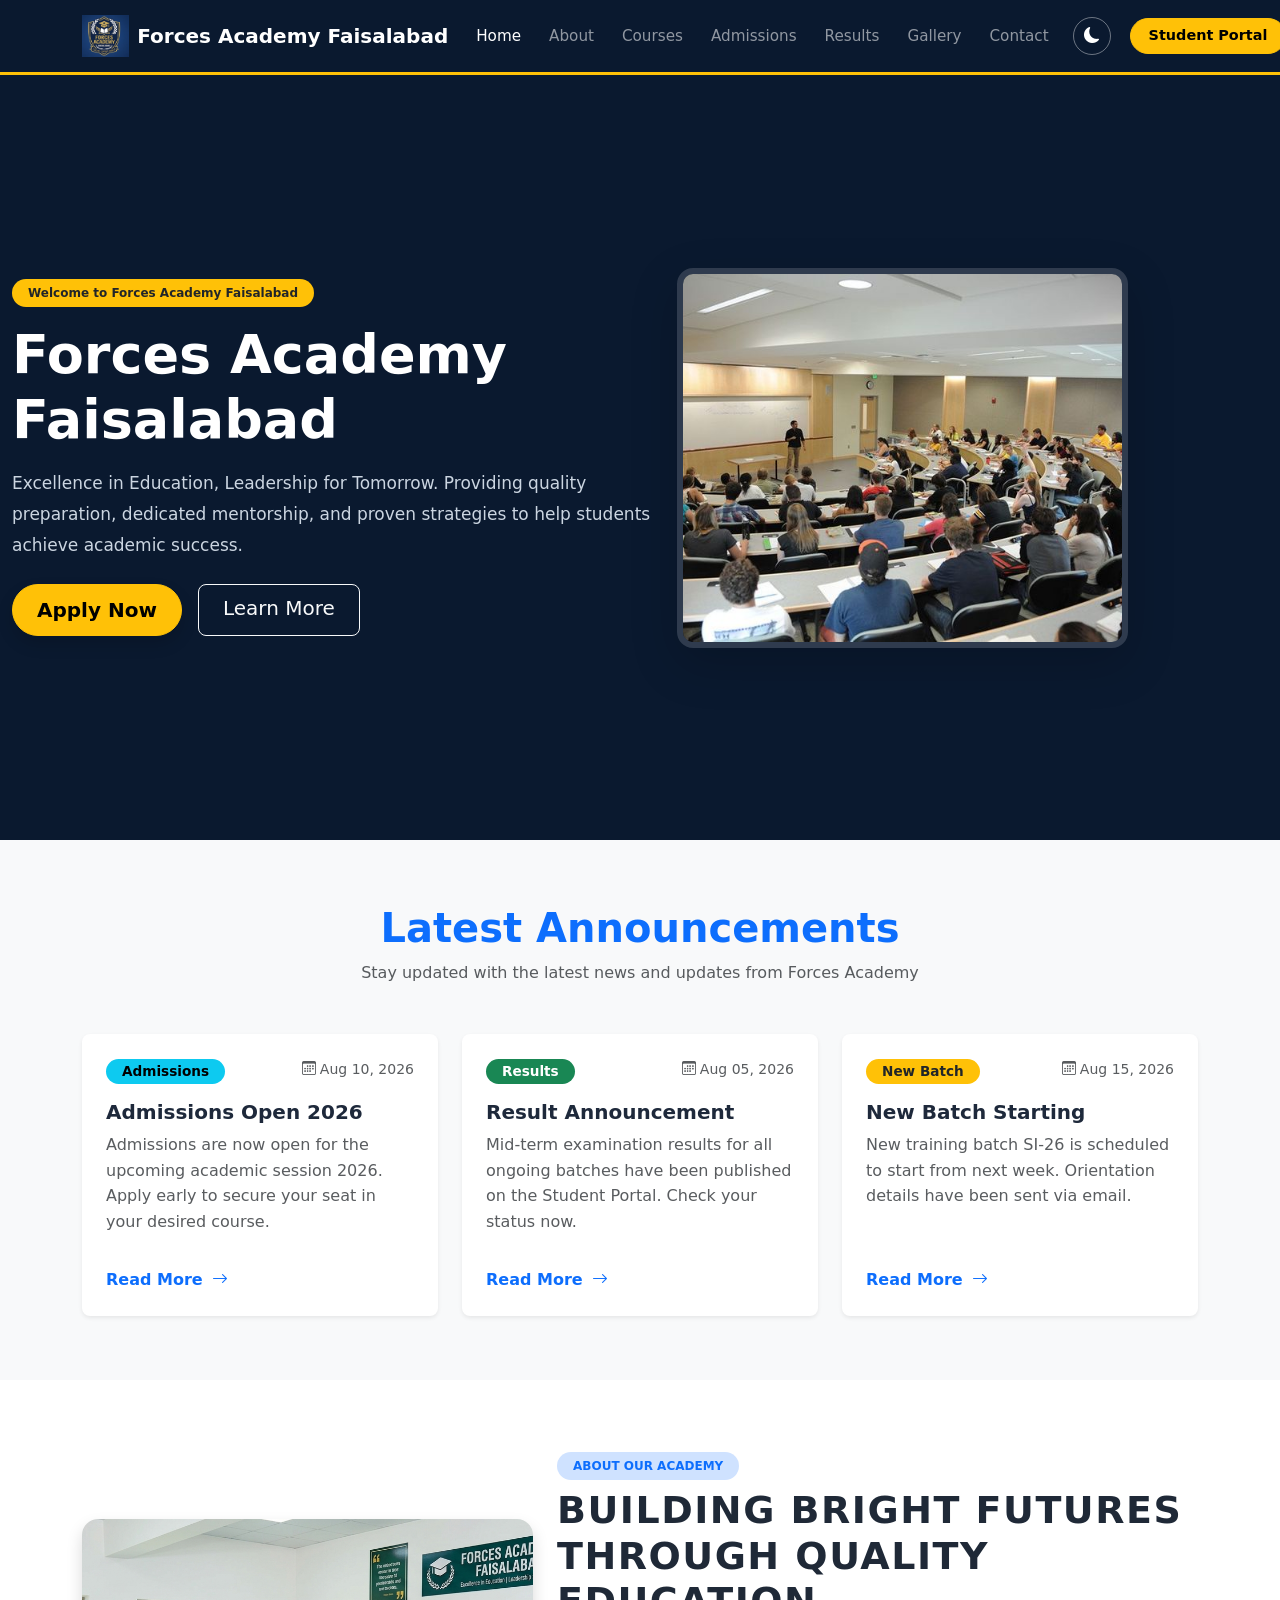
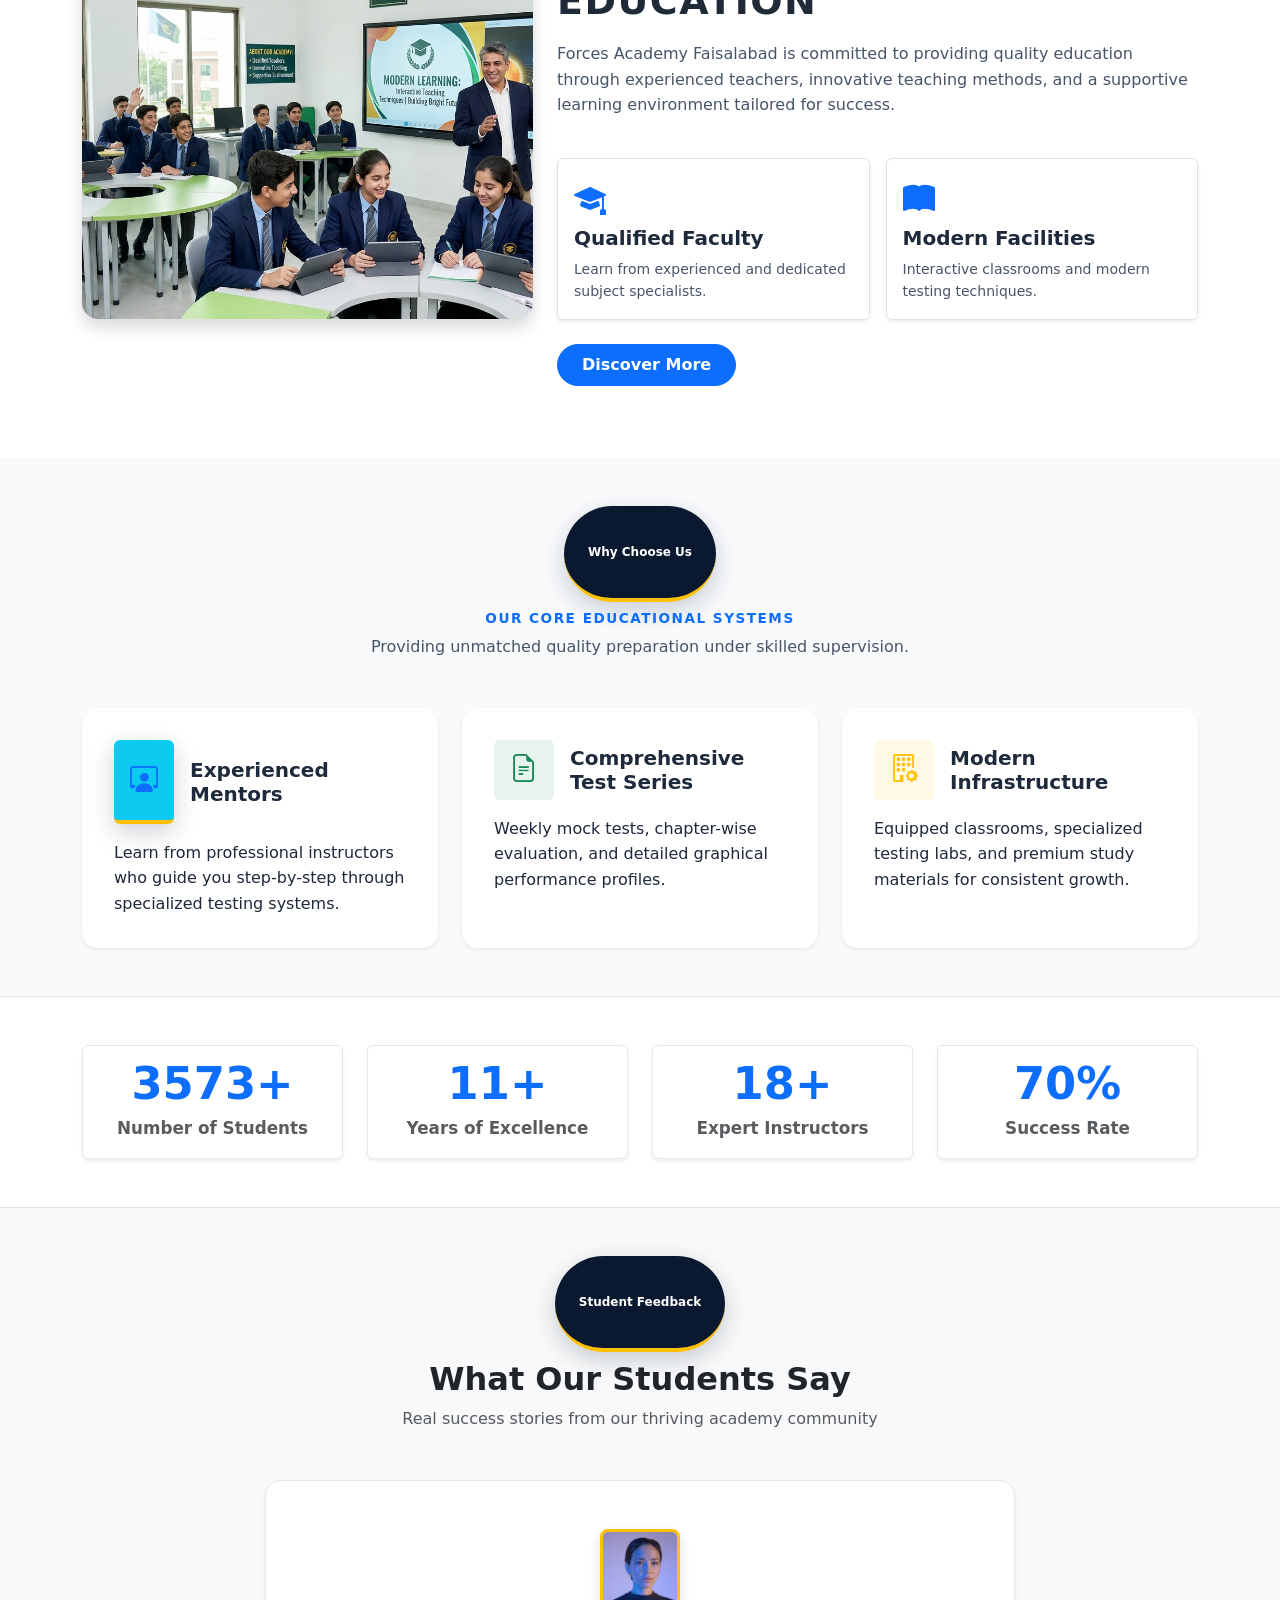
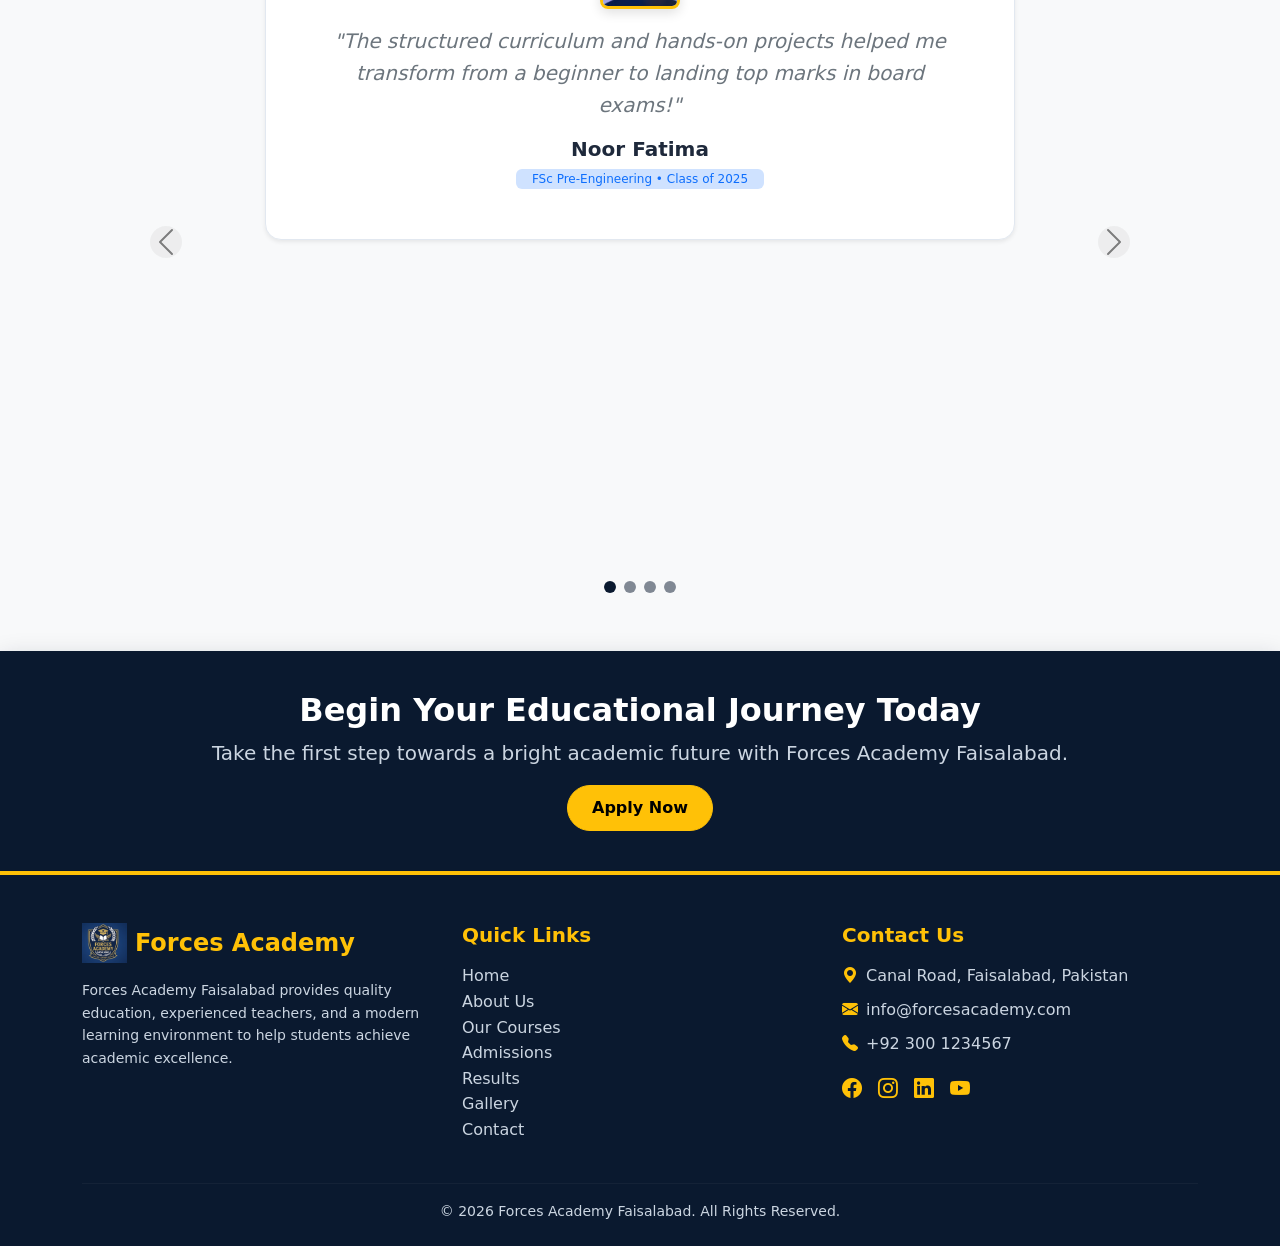
<file: index.html>
<!DOCTYPE html>
<html lang="en">

<head>
    <meta charset="UTF-8">
    <meta name="viewport" content="width=device-width, initial-scale=1.0">
    <title>Forces Academy Faisalabad | Home</title>
    
    <meta name="description" content="Forces Academy Faisalabad offers premier preparation for military and defense initial entrance tests, ISSB, and officer entry exams. Experienced faculty and proven results.">
    <meta name="keywords" content="Forces Academy, Faisalabad, Army Initial Test, ISSB Preparation, PAF Test Prep, Navy Entry Test, Defense Academy Pakistan">
    <meta name="author" content="Forces Academy Faisalabad">
    
    <meta property="og:type" content="website">
    <meta property="og:url" content="https://forcesacademy.com/index.html">
    <meta property="og:title" content="Forces Academy Faisalabad | Home">
    <meta property="og:description" content="Prepare for military entrance tests with expert coaching and comprehensive test series at Forces Academy Faisalabad.">
    <meta property="og:image" content="images/logo.png">

    <link href="https://cdn.jsdelivr.net/npm/bootstrap@5.3.0/dist/css/bootstrap.min.css" rel="stylesheet">
    <link rel="stylesheet" href="https://cdn.jsdelivr.net/npm/bootstrap-icons@1.11.3/font/bootstrap-icons.min.css">
    <link rel="stylesheet" href="css/style.css">
    <link href="js/script.js">
</head>

<body>

    <nav class="navbar navbar-expand-lg navbar-dark sticky-top" id="mainNav">
        <div class="container">
            <a class="navbar-brand d-flex align-items-center" href="index.html">
                <img src="images/logo.png" alt="Forces Academy Logo" height="45" class="me-2">
                <span class="fw-bold fs-4">Forces Academy Faisalabad</span>
            </a>
            <button class="navbar-toggler" type="button" data-bs-toggle="collapse" data-bs-target="#navMenu" aria-controls="navMenu" aria-expanded="false" aria-label="Toggle navigation">
                <span class="navbar-toggler-icon"></span>
            </button>
            <div class="collapse navbar-collapse" id="navMenu">
                <ul class="navbar-nav ms-auto align-items-lg-center gap-lg-1">
                    <li class="nav-item"><a class="nav-link active" href="index.html">Home</a></li>
                    <li class="nav-item"><a class="nav-link" href="about.html">About</a></li>
                    <li class="nav-item"><a class="nav-link" href="courses.html">Courses</a></li>
                    <li class="nav-item"><a class="nav-link" href="admissions.html">Admissions</a></li>
                    <li class="nav-item"><a class="nav-link" href="results.html">Results</a></li>
                    <li class="nav-item"><a class="nav-link" href="gallery.html">Gallery</a></li>
                    <li class="nav-item"><a class="nav-link" href="contact.html">Contact</a></li>


                    <li class="nav-item ms-lg-2">
                        <button id="darkModeToggle" class="btn btn-outline-light rounded-circle p-2" aria-label="Toggle dark mode">
                            <i id="darkModeIcon" class="bi bi-moon-fill"></i>
                        </button>
                    </li>

                    <a class="btn btn-warning fw-semibold px-3" href="http://ramish.great-site.net/login.php">
                        Student Portal
                    </a>
                </ul>
            </div>
        </div>
    </nav>

    <section id="hero">
        <div class="hero-overlay">
            <div class="container">
                <div class="row align-items-center min-vh-90 py-5">
                    <div class="col-lg-7 text-white hero-text">
                        <span class="badge bg-warning text-dark px-3 py-2 rounded-pill mb-3 fw-bold">Welcome to Forces Academy Faisalabad</span>
                        <h1 class="display-4 fw-bold mb-3">Forces Academy Faisalabad</h1>
                        <p class="lead mb-4 text-light-opacity">Excellence in Education, Leadership for Tomorrow. Providing quality preparation, dedicated mentorship, and proven strategies to help students achieve academic success.</p>
                        <div class="d-flex flex-wrap gap-3">
                            <a href="admissions.html" class="btn btn-warning btn-lg fw-semibold px-4 text-dark shadow">Apply Now</a>
                            <a href="about.html" class="btn btn-outline-light btn-lg px-4">Learn More</a>
                        </div>
                    </div>
                    <div class="col-lg-5 text-center mt-5 mt-lg-0">
                        <img src="images/hero.jpeg" alt="Forces Academy Hero Image" class="img-fluid rounded-4 shadow-lg hero-image">
                    </div>
                </div>
            </div>
        </div>
    </section>
    <!-- ========================================== -->
<!-- LATEST ANNOUNCEMENTS SECTION               -->
<!-- ========================================== -->
<section class="py-5 bg-light" id="announcements">
  <div class="container py-3">
    
    <!-- Section Heading -->
    <div class="text-center mb-5">
      <h2 class="fw-bold text-primary display-6">Latest Announcements</h2>
      <p class="text-muted">Stay updated with the latest news and updates from Forces Academy</p>
    </div>

    <!-- Announcement Cards Row -->
    <div class="row g-4">
      
      <!-- Card 1: Admissions Open 2026 -->
      <div class="col-md-4">
        <div class="card h-100 shadow-sm border-0 rounded-3">
          <div class="card-body p-4 d-flex flex-column">
            <div class="mb-2">
              <span class="badge bg-primary px-3 py-2 rounded-pill">Admissions</span>
              <small class="text-muted ms-2 float-end"><i class="bi bi-calendar3 me-1"></i>Aug 10, 2026</small>
            </div>
            <h5 class="card-title fw-bold mt-2">Admissions Open 2026</h5>
            <p class="card-text text-muted flex-grow-1">
              Admissions are now open for the upcoming academic session 2026. Apply early to secure your seat in your desired course.
            </p>
            <a href="admissions.html" class="text-primary fw-semibold text-decoration-none mt-3">
              Read More <i class="bi bi-arrow-right ms-1"></i>
            </a>
          </div>
        </div>
      </div>

      <!-- Card 2: Result Announcement -->
      <div class="col-md-4">
        <div class="card h-100 shadow-sm border-0 rounded-3">
          <div class="card-body p-4 d-flex flex-column">
            <div class="mb-2">
              <span class="badge bg-success px-3 py-2 rounded-pill">Results</span>
              <small class="text-muted ms-2 float-end"><i class="bi bi-calendar3 me-1"></i>Aug 05, 2026</small>
            </div>
            <h5 class="card-title fw-bold mt-2">Result Announcement</h5>
            <p class="card-text text-muted flex-grow-1">
              Mid-term examination results for all ongoing batches have been published on the Student Portal. Check your status now.
            </p>
            <a href="results.html" class="text-primary fw-semibold text-decoration-none mt-3">
              Read More <i class="bi bi-arrow-right ms-1"></i>
            </a>
          </div>
        </div>
      </div>

      <!-- Card 3: New Batch Starting -->
      <div class="col-md-4">
        <div class="card h-100 shadow-sm border-0 rounded-3">
          <div class="card-body p-4 d-flex flex-column">
            <div class="mb-2">
              <span class="badge bg-warning text-dark px-3 py-2 rounded-pill">New Batch</span>
              <small class="text-muted ms-2 float-end"><i class="bi bi-calendar3 me-1"></i>Aug 15, 2026</small>
            </div>
            <h5 class="card-title fw-bold mt-2">New Batch Starting</h5>
            <p class="card-text text-muted flex-grow-1">
              New training batch SI-26 is scheduled to start from next week. Orientation details have been sent via email.
            </p>
            <a href="courses.html" class="text-primary fw-semibold text-decoration-none mt-3">
              Read More <i class="bi bi-arrow-right ms-1"></i>
            </a>
          </div>
        </div>
      </div>

    </div>
  </div>
</section>

 <section class="about-section py-5">
    <div class="container py-4">
        <div class="row align-items-center g-4">
            <div class="col-lg-5 text-center mb-4 mb-lg-0">
                <img src="images/about.png" alt="About Academy" class="img-fluid rounded-4 shadow about-image">
            </div>
            <div class="col-lg-7">
                <span class="badge bg-primary-subtle text-primary px-3 py-2 rounded-pill mb-2 fw-semibold">ABOUT OUR ACADEMY</span>
                <h2 class="fw-bold section-heading mb-3">Building Bright Futures Through Quality Education</h2>
                <p class="section-desc">Forces Academy Faisalabad is committed to providing quality education through experienced teachers, innovative teaching methods, and a supportive learning environment tailored for success.</p>
                
                <div class="row mt-4 g-3">
                    <div class="col-md-6">
                        <div class="feature-box p-3 border rounded shadow-sm h-100">
                            <i class="bi bi-mortarboard-fill text-primary fs-2 mb-2"></i>
                            <h5 class="fw-bold feature-title">Qualified Faculty</h5>
                            <p class="small feature-desc mb-0">Learn from experienced and dedicated subject specialists.</p>
                        </div>
                    </div>
                    <div class="col-md-6">
                        <div class="feature-box p-3 border rounded shadow-sm h-100">
                            <i class="bi bi-book-fill text-primary fs-2 mb-2"></i>
                            <h5 class="fw-bold feature-title">Modern Facilities</h5>
                            <p class="small feature-desc mb-0">Interactive classrooms and modern testing techniques.</p>
                        </div>
                    </div>
                </div>
                
                <a href="about.html" class="btn btn-primary mt-4 px-4 py-2 fw-semibold">Discover More</a>
            </div>
        </div>
    </div>
</section>

<section class="why-choose-section py-5">
    <div class="container">
        <div class="text-center mb-5">
            <span class="badge bg-primary px-3 py-2 rounded-pill mb-2">Why Choose Us</span>
            <h2 class="fw-bold section-title">Our Core Educational Systems</h2>
            <p class="section-subtitle">Providing unmatched quality preparation under skilled supervision.</p>
        </div>
        <div class="row g-4">
            <div class="col-lg-4 col-md-6">
                <div class="why-card card h-100 border-0 shadow-sm p-3">
                    <div class="card-body">
                        <div class="d-flex align-items-center mb-3">
                            <div class="icon-wrapper bg-primary bg-opacity-10 p-3 rounded me-3">
                                <i class="bi bi-person-workspace text-primary fs-3"></i>
                            </div>
                            <h5 class="card-title fw-bold mb-0">Experienced Mentors</h5>
                        </div>
                        <p class="card-text">Learn from professional instructors who guide you step-by-step through specialized testing systems.</p>
                    </div>
                </div>
            </div>
            <div class="col-lg-4 col-md-6">
                <div class="why-card card h-100 border-0 shadow-sm p-3">
                    <div class="card-body">
                        <div class="d-flex align-items-center mb-3">
                            <div class="icon-wrapper bg-success bg-opacity-10 p-3 rounded me-3">
                                <i class="bi bi-file-earmark-text text-success fs-3"></i>
                            </div>
                            <h5 class="card-title fw-bold mb-0">Comprehensive Test Series</h5>
                        </div>
                        <p class="card-text">Weekly mock tests, chapter-wise evaluation, and detailed graphical performance profiles.</p>
                    </div>
                </div>
            </div>
            <div class="col-lg-4 col-md-6">
                <div class="why-card card h-100 border-0 shadow-sm p-3">
                    <div class="card-body">
                        <div class="d-flex align-items-center mb-3">
                            <div class="icon-wrapper bg-warning bg-opacity-10 p-3 rounded me-3">
                                <i class="bi bi-building-gear text-warning fs-3"></i>
                            </div>
                            <h5 class="card-title fw-bold mb-0">Modern Infrastructure</h5>
                        </div>
                        <p class="card-text">Equipped classrooms, specialized testing labs, and premium study materials for consistent growth.</p>
                    </div>
                </div>
            </div>
        </div>
    </div>
</section>

    <section class="stats-section py-5 bg-white border-top border-bottom">
        <div class="container">
            <div class="row g-4 text-center">
                <div class="col-6 col-md-3">
                    <div class="stat-card p-3 shadow-sm rounded">
                        <div class="stat-number display-4 fw-bold text-primary mb-2" data-target="5000" data-suffix="+">4000+</div>
                        <div class="stat-label text-muted fw-semibold">Number of Students</div>
                    </div>
                </div>
                <div class="col-6 col-md-3">
                    <div class="stat-card p-3 shadow-sm rounded">
                        <div class="stat-number display-4 fw-bold text-primary mb-2" data-target="15" data-suffix="+">14+</div>
                        <div class="stat-label text-muted fw-semibold">Years of Excellence</div>
                    </div>
                </div>
                <div class="col-6 col-md-3">
                    <div class="stat-card p-3 shadow-sm rounded">
                        <div class="stat-number display-4 fw-bold text-primary mb-2" data-target="25" data-suffix="+">10+</div>
                        <div class="stat-label text-muted fw-semibold">Expert Instructors</div>
                    </div>
                </div>
                <div class="col-6 col-md-3">
                    <div class="stat-card p-3 shadow-sm rounded">
                        <div class="stat-number display-4 fw-bold text-primary mb-2" data-target="98" data-suffix="%">98%</div>
                        <div class="stat-label text-muted fw-semibold">Success Rate</div>
                    </div>
                </div>
            </div>
        </div>
    </section>

    <section class="testimonials-section py-5 bg-light">
        <div class="container">
            <div class="text-center mb-5">
                <span class="badge bg-primary px-3 py-2 rounded-pill mb-2">Student Feedback</span>
                <h2 class="fw-bold text-dark">What Our Students Say</h2>
                <p class="text-muted">Real success stories from our thriving academy community</p>
            </div>

            <div id="testimonialsCarousel" class="carousel slide" data-bs-ride="carousel" data-bs-interval="5000">
                <div class="carousel-indicators mb-0">
                    <button type="button" data-bs-target="#testimonialsCarousel" data-bs-slide-to="0" class="active" aria-current="true" aria-label="Slide 1"></button>
                    <button type="button" data-bs-target="#testimonialsCarousel" data-bs-slide-to="1" aria-label="Slide 2"></button>
                    <button type="button" data-bs-target="#testimonialsCarousel" data-bs-slide-to="2" aria-label="Slide 3"></button>
                    <button type="button" data-bs-target="#testimonialsCarousel" data-bs-slide-to="3" aria-label="Slide 4"></button>
                </div>

                <div class="carousel-inner pb-5">
                    <div class="carousel-item active">
                        <div class="testimonial-card text-center mx-auto shadow-sm p-4 p-md-5 rounded-4 bg-white">
                            <img src="images/Students pic 1.png" alt="Noor Fatima" class="rounded-circle mb-3 testimonial-img" width="80" height="80">
                            <p class="testimonial-quote fs-5 fst-italic text-secondary mb-3">
                                "The structured curriculum and hands-on projects helped me transform from a beginner to landing top marks in board exams!"
                            </p>
                            <h5 class="fw-bold mb-1">Noor Fatima</h5>
                            <span class="badge bg-primary-subtle text-primary fw-medium px-3 py-1">FSc Pre-Engineering • Class of 2025</span>
                        </div>
                    </div>

                    <div class="carousel-item">
                        <div class="testimonial-card text-center mx-auto shadow-sm p-4 p-md-5 rounded-4 bg-white">
                            <img src="images/Students pic 2.png" alt="Sana Ahmed" class="rounded-circle mb-3 testimonial-img" width="80" height="80">
                            <p class="testimonial-quote fs-5 fst-italic text-secondary mb-3">
                                "Incredible mentors and dedicated test series! The interactive sessions made understanding complex topics fast and logical."
                            </p>
                            <h5 class="fw-bold mb-1">Sana Ahmed</h5>
                            <span class="badge bg-primary-subtle text-primary fw-medium px-3 py-1">FSc Pre-Medical • Class of 2026</span>
                        </div>
                    </div>

                    <div class="carousel-item">
                        <div class="testimonial-card text-center mx-auto shadow-sm p-4 p-md-5 rounded-4 bg-white">
                            <img src="images/Students pic 3.png" alt="Usman Khan" class="rounded-circle mb-3 testimonial-img" width="80" height="80">
                            <p class="testimonial-quote fs-5 fst-italic text-secondary mb-3">
                                "The mock examinations and guidance gave me the genuine confidence required during entry test preparation."
                            </p>
                            <h5 class="fw-bold mb-1">Usman Khan</h5>
                            <span class="badge bg-primary-subtle text-primary fw-medium px-3 py-1">Entry Test Prep • Class of 2024</span>
                        </div>
                    </div>

                    <div class="carousel-item">
                        <div class="testimonial-card text-center mx-auto shadow-sm p-4 p-md-5 rounded-4 bg-white">
                            <img src="images/Students pic 4.png" alt="Ayesha Ali" class="rounded-circle mb-3 testimonial-img" width="80" height="80">
                            <p class="testimonial-quote fs-5 fst-italic text-secondary mb-3">
                                "From daily concept reviews to personal progress tracking, the learning environment at Forces Academy is unmatched."
                            </p>
                            <h5 class="fw-bold mb-1">Ayesha Ali</h5>
                            <span class="badge bg-primary-subtle text-primary fw-medium px-3 py-1">Matric Science • Class of 2026</span>
                        </div>
                    </div>
                </div>

                <button class="carousel-control-prev" type="button" data-bs-target="#testimonialsCarousel" data-bs-slide="prev">
                    <span class="carousel-control-prev-icon bg-dark bg-opacity-75 rounded-circle p-3" aria-hidden="true"></span>
                    <span class="visually-hidden">Previous</span>
                </button>
                <button class="carousel-control-next" type="button" data-bs-target="#testimonialsCarousel" data-bs-slide="next">
                    <span class="carousel-control-next-icon bg-dark bg-opacity-75 rounded-circle p-3" aria-hidden="true"></span>
                    <span class="visually-hidden">Next</span>
                </button>
            </div>
        </div>
    </section>

    <section class="navy-cta-banner text-center text-white my-0">
        <div class="container">
            <h2 class="fw-bold mb-2 text-white">Begin Your Educational Journey Today</h2>
            <p class="lead mb-3 text-white-50">
                Take the first step towards a bright academic future with Forces Academy Faisalabad.
            </p>
            <a href="admissions.html" class="btn btn-warning px-4 fw-bold">Apply Now</a>
        </div>
    </section>

    <footer class="bg-dark text-white pt-5 pb-4">
        <div class="container">
            <div class="row g-4">
                <div class="col-lg-4">
                    <div class="d-flex align-items-center mb-3">
                        <img src="images/logo.png" alt="Forces Academy Logo" height="40" class="me-2">
                        <h4 class="mb-0 text-warning fw-bold">Forces Academy</h4>
                    </div>
                    <p class="small text-white-50">
                        Forces Academy Faisalabad provides quality education, experienced teachers, and a modern learning environment to help students achieve academic excellence.
                    </p>
                </div>
                <div class="col-lg-4">
                    <h5 class="text-warning fw-bold mb-3">Quick Links</h5>
                    <ul class="list-unstyled footer-links">
                        <li><a href="index.html" class="text-white-50 text-decoration-none">Home</a></li>
                        <li><a href="about.html" class="text-white-50 text-decoration-none">About Us</a></li>
                        <li><a href="courses.html" class="text-white-50 text-decoration-none">Our Courses</a></li>
                        <li><a href="admissions.html" class="text-white-50 text-decoration-none">Admissions</a></li>
                        <li><a href="results.html" class="text-white-50 text-decoration-none">Results</a></li>
                        <li><a href="gallery.html" class="text-white-50 text-decoration-none">Gallery</a></li>
                        <li><a href="contact.html" class="text-white-50 text-decoration-none">Contact</a></li>
                    </ul>
                </div>
                <div class="col-lg-4">
                    <h5 class="text-warning fw-bold mb-3">Contact Us</h5>
                    <p class="mb-2 text-white-50"><i class="bi bi-geo-alt-fill me-2 text-warning"></i>Canal Road, Faisalabad, Pakistan</p>
                    <p class="mb-2 text-white-50"><i class="bi bi-envelope-fill me-2 text-warning"></i>info@forcesacademy.com</p>
                    <p class="mb-3 text-white-50"><i class="bi bi-telephone-fill me-2 text-warning"></i>+92 300 1234567</p>
                    <div class="social-icons d-flex gap-3 fs-5">
                        <a href="#" class="text-warning"><i class="bi bi-facebook"></i></a>
                        <a href="#" class="text-warning"><i class="bi bi-instagram"></i></a>
                        <a href="#" class="text-warning"><i class="bi bi-linkedin"></i></a>
                        <a href="#" class="text-warning"><i class="bi bi-youtube"></i></a>
                    </div>
                </div>
            </div>
            <hr class="border-secondary mt-4">
            <p class="text-center mb-0 small text-white-50">© 2026 Forces Academy Faisalabad. All Rights Reserved.</p>
        </div>
    </footer>

    <button id="backToTopBtn" class="btn btn-warning rounded-circle shadow" aria-label="Back to top" title="Go to top">
        <i class="bi bi-arrow-up-short fs-3"></i>
    </button>

    <script src="https://cdn.jsdelivr.net/npm/bootstrap@5.3.0/dist/js/bootstrap.bundle.min.js"></script>
    <script src="js/script.js"></script>
</body>
</html>
</file>
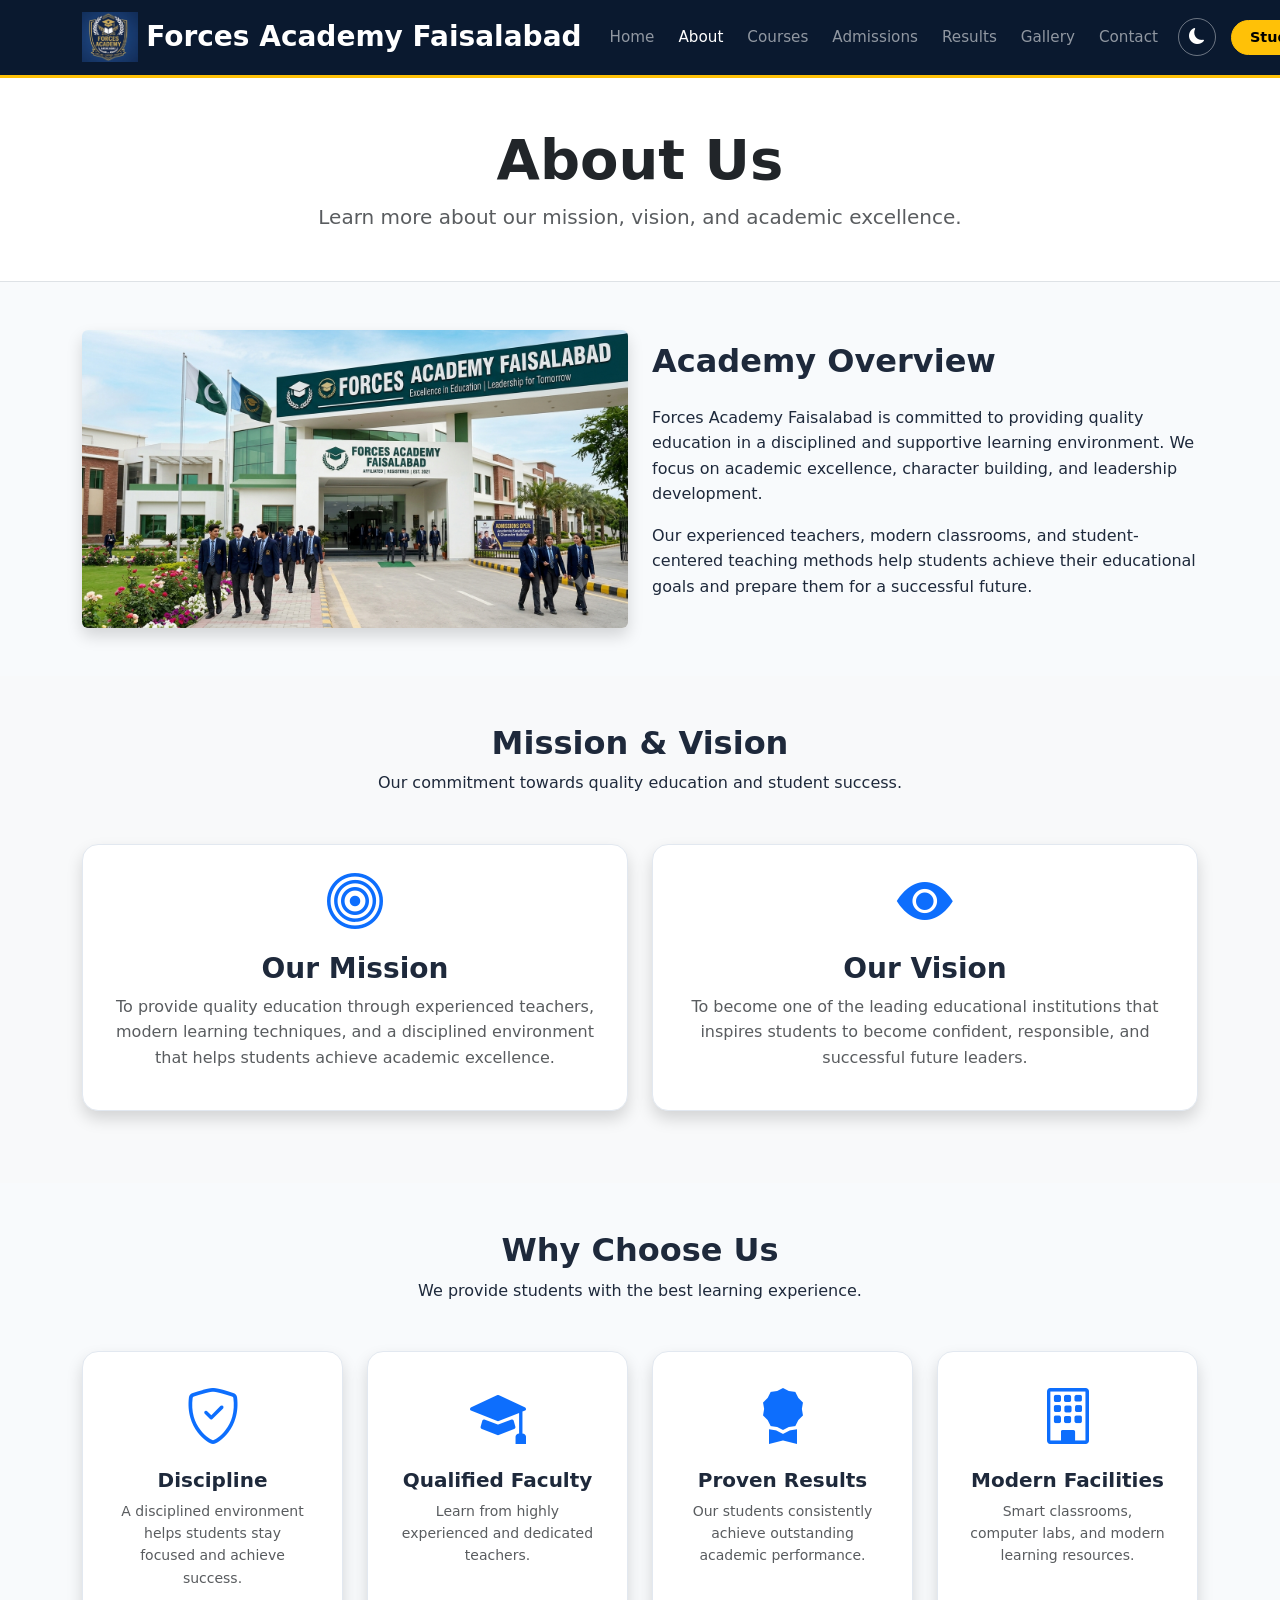
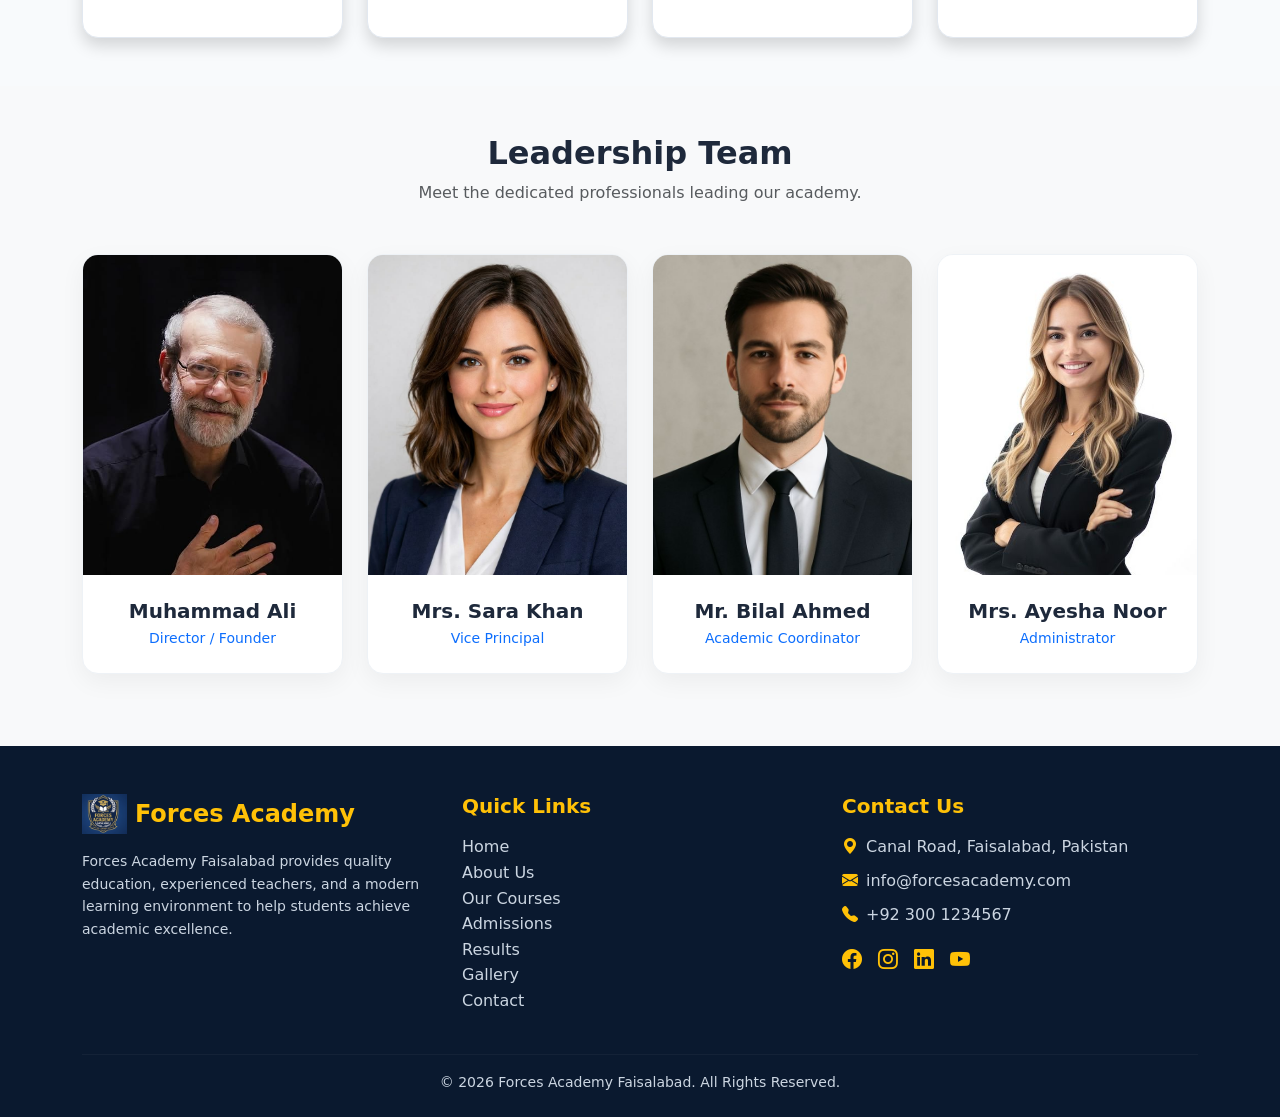
<file: about.html>
<!DOCTYPE html>
<html lang="en">
<head>
    <meta charset="UTF-8">
    <meta name="viewport" content="width=device-width, initial-scale=1.0">
    <title>Forces Academy Faisalabad | About Us</title>
    
    <meta name="description" content="Learn about Forces Academy Faisalabad, our mission, vision, and expert faculty for defense test preparation.">
    <meta name="keywords" content="About Forces Academy, Faisalabad, Military Coaching, Faculty">
    <meta name="author" content="Forces Academy Faisalabad">
    
    <meta property="og:type" content="website">
    <meta property="og:url" content="https://forcesacademy.com/about.html">
    <meta property="og:title" content="Forces Academy Faisalabad | About Us">
    <meta property="og:description" content="Learn about Forces Academy Faisalabad and our mission for military test preparation.">
    <meta property="og:image" content="images/logo.png">

    <link href="https://cdn.jsdelivr.net/npm/bootstrap@5.3.0/dist/css/bootstrap.min.css" rel="stylesheet">
    <link rel="stylesheet" href="https://cdn.jsdelivr.net/npm/bootstrap-icons@1.11.3/font/bootstrap-icons.min.css">
    <link rel="stylesheet" href="css/style.css">
    <link href="js/script.js">
</head>
<body>

    <nav class="navbar navbar-expand-lg navbar-dark sticky-top">
        <div class="container">
            <img src="images/logo.png" alt="Forces Academy Logo" height="50" class="me-2">
            <a class="navbar-brand fw-bold fs-3" href="index.html">Forces Academy Faisalabad</a>
            <button class="navbar-toggler" type="button" data-bs-toggle="collapse" data-bs-target="#navbarNav">
                <span class="navbar-toggler-icon"></span>
            </button>
            <div class="collapse navbar-collapse" id="navbarNav">
                <ul class="navbar-nav ms-auto align-items-lg-center">
                    <li class="nav-item"><a class="nav-link" href="index.html">Home</a></li>
                    <li class="nav-item"><a class="nav-link active" href="about.html">About</a></li>
                    <li class="nav-item"><a class="nav-link" href="courses.html">Courses</a></li>
                    <li class="nav-item"><a class="nav-link" href="admissions.html">Admissions</a></li>
                    <li class="nav-item"><a class="nav-link" href="results.html">Results</a></li>
                    <li class="nav-item"><a class="nav-link" href="gallery.html">Gallery</a></li>
                     <li class="nav-item"><a class="nav-link" href="contact.html">Contact</a></li>
                    
                     <li class="nav-item ms-lg-2">
                        <button id="darkModeToggle" class="btn btn-outline-light rounded-circle p-2" aria-label="Toggle dark mode">
                            <i id="darkModeIcon" class="bi bi-moon-fill"></i>
                        </button>
                    </li>
                    <a class="btn btn-warning fw-semibold px-3" href="http://ramish.great-site.net/login.php">
                        Student Portal
                    </a>
                    
                </ul>
            </div>
        </div>
    </nav>


        <div class="bg-white text-dark text-center py-5 border-bottom">
        <div class="container">
            <h1 class="fw-bold display-4 text-dark">About Us</h1>
            <p class="lead text-muted mb-0">Learn more about our mission, vision, and academic excellence.</p>
        </div>
    </div>
   

    <section class="py-5">
        <div class="container">
            <div class="row align-items-center">
                <div class="col-lg-6">
                    <img src="images/aboutAcademy.png" class="img-fluid rounded shadow" alt="Academy">
                </div>
                <div class="col-lg-6 mt-4 mt-lg-0">
                    <h2 class="fw-bold mb-4">Academy Overview</h2>
                    <p>Forces Academy Faisalabad is committed to providing quality education in a disciplined and supportive learning environment. We focus on academic excellence, character building, and leadership development.</p>
                    <p>Our experienced teachers, modern classrooms, and student-centered teaching methods help students achieve their educational goals and prepare them for a successful future.</p>
                </div>
            </div>
        </div>
    </section>

    <section class="py-5 bg-light">
        <div class="container">
            <div class="text-center mb-5">
                <h2 class="fw-bold">Mission & Vision</h2>
                <p>Our commitment towards quality education and student success.</p>
            </div>
            <div class="row">
                <div class="col-lg-6 mb-4">
                    <div class="card shadow h-100">
                        <div class="card-body text-center p-4">
                            <i class="bi bi-bullseye display-4 text-primary"></i>
                            <h3 class="mt-3 fw-bold">Our Mission</h3>
                            <p class="text-muted">To provide quality education through experienced teachers, modern learning techniques, and a disciplined environment that helps students achieve academic excellence.</p>
                        </div>
                    </div>
                </div>
                <div class="col-lg-6 mb-4">
                    <div class="card shadow h-100">
                        <div class="card-body text-center p-4">
                            <i class="bi bi-eye-fill display-4 text-primary"></i>
                            <h3 class="mt-3 fw-bold">Our Vision</h3>
                            <p class="text-muted">To become one of the leading educational institutions that inspires students to become confident, responsible, and successful future leaders.</p>
                        </div>
                    </div>
                </div>
            </div>
        </div>
    </section>

    <section class="py-5">
        <div class="container">
            <div class="text-center mb-5">
                <h2 class="fw-bold">Why Choose Us</h2>
                <p>We provide students with the best learning experience.</p>
            </div>
            <div class="row g-4">
                <div class="col-lg-3 col-md-6">
                    <div class="card shadow text-center h-100 p-3">
                        <div class="card-body">
                            <i class="bi bi-shield-check display-4 text-primary"></i>
                            <h5 class="mt-3 fw-bold">Discipline</h5>
                            <p class="text-muted small">A disciplined environment helps students stay focused and achieve success.</p>
                        </div>
                    </div>
                </div>
                <div class="col-lg-3 col-md-6">
                    <div class="card shadow text-center h-100 p-3">
                        <div class="card-body">
                            <i class="bi bi-mortarboard-fill display-4 text-primary"></i>
                            <h5 class="mt-3 fw-bold">Qualified Faculty</h5>
                            <p class="text-muted small">Learn from highly experienced and dedicated teachers.</p>
                        </div>
                    </div>
                </div>
                <div class="col-lg-3 col-md-6">
                    <div class="card shadow text-center h-100 p-3">
                        <div class="card-body">
                            <i class="bi bi-award-fill display-4 text-primary"></i>
                            <h5 class="mt-3 fw-bold">Proven Results</h5>
                            <p class="text-muted small">Our students consistently achieve outstanding academic performance.</p>
                        </div>
                    </div>
                </div>
                <div class="col-lg-3 col-md-6">
                    <div class="card shadow text-center h-100 p-3">
                        <div class="card-body">
                            <i class="bi bi-building display-4 text-primary"></i>
                            <h5 class="mt-3 fw-bold">Modern Facilities</h5>
                            <p class="text-muted small">Smart classrooms, computer labs, and modern learning resources.</p>
                        </div>
                    </div>
                </div>
            </div>
        </div>
    </section>

    <section class="py-5 bg-light">
        <div class="container">
            <div class="text-center mb-5">
                <h2 class="fw-bold">Leadership Team</h2>
                <p class="text-muted">Meet the dedicated professionals leading our academy.</p>
            </div>
            
            <div class="row justify-content-center">
                
                <div class="col-lg-3 col-md-6 mb-4">
                    <div class="card team-card text-center">
                        <div class="team-img-wrapper">
                            <img src="images/team1.jpeg" alt="Muhammad Ali">
                        </div>
                        <div class="card-body p-4">
                            <h5 class="fw-bold mb-1">Muhammad Ali</h5>
                            <p class="text-primary small mb-0">Director / Founder</p>
                        </div>
                    </div>
                </div>

                <div class="col-lg-3 col-md-6 mb-4">
                    <div class="card team-card text-center">
                        <div class="team-img-wrapper">
                            <img src="images/team2.jpeg" alt="Mrs. Sara Khan">
                        </div>
                        <div class="card-body p-4">
                            <h5 class="fw-bold mb-1">Mrs. Sara Khan</h5>
                            <p class="text-primary small mb-0">Vice Principal</p>
                        </div>
                    </div>
                </div>

                <div class="col-lg-3 col-md-6 mb-4">
                    <div class="card team-card text-center">
                        <div class="team-img-wrapper">
                            <img src="images/team3.jpeg" alt="Mr. Bilal Ahmed">
                        </div>
                        <div class="card-body p-4">
                            <h5 class="fw-bold mb-1">Mr. Bilal Ahmed</h5>
                            <p class="text-primary small mb-0">Academic Coordinator</p>
                        </div>
                    </div>
                </div>

                <div class="col-lg-3 col-md-6 mb-4">
                    <div class="card team-card text-center">
                        <div class="team-img-wrapper">
                            <img src="images/team4.jpeg" alt="Mrs. Ayesha Noor">
                        </div>
                        <div class="card-body p-4">
                            <h5 class="fw-bold mb-1">Mrs. Ayesha Noor</h5>
                            <p class="text-primary small mb-0">Administrator</p>
                        </div>
                    </div>
                </div>

            </div> </div>
    </section>

   
    <footer class="bg-dark text-white pt-5 pb-4">
        <div class="container">
            <div class="row g-4">
                <div class="col-lg-4">
                    <div class="d-flex align-items-center mb-3">
                        <img src="images/logo.png" alt="Forces Academy Logo" height="40" class="me-2">
                        <h4 class="mb-0 text-warning fw-bold">Forces Academy</h4>
                    </div>
                    <p class="small text-white-50">
                        Forces Academy Faisalabad provides quality education, experienced teachers, and a modern learning environment to help students achieve academic excellence.
                    </p>
                </div>
                <div class="col-lg-4">
                    <h5 class="text-warning fw-bold mb-3">Quick Links</h5>
                    <ul class="list-unstyled footer-links">
                        <li><a href="index.html" class="text-white-50 text-decoration-none">Home</a></li>
                        <li><a href="about.html" class="text-white-50 text-decoration-none">About Us</a></li>
                        <li><a href="courses.html" class="text-white-50 text-decoration-none">Our Courses</a></li>
                        <li><a href="admissions.html" class="text-white-50 text-decoration-none">Admissions</a></li>
                        <li><a href="results.html" class="text-white-50 text-decoration-none">Results</a></li>
                        <li><a href="gallery.html" class="text-white-50 text-decoration-none">Gallery</a></li>
                        <li><a href="contact.html" class="text-white-50 text-decoration-none">Contact</a></li>
                    </ul>
                </div>
                <div class="col-lg-4">
                    <h5 class="text-warning fw-bold mb-3">Contact Us</h5>
                    <p class="mb-2 text-white-50"><i class="bi bi-geo-alt-fill me-2 text-warning"></i>Canal Road, Faisalabad, Pakistan</p>
                    <p class="mb-2 text-white-50"><i class="bi bi-envelope-fill me-2 text-warning"></i>info@forcesacademy.com</p>
                    <p class="mb-3 text-white-50"><i class="bi bi-telephone-fill me-2 text-warning"></i>+92 300 1234567</p>
                    <div class="social-icons d-flex gap-3 fs-5">
                        <a href="#" class="text-warning"><i class="bi bi-facebook"></i></a>
                        <a href="#" class="text-warning"><i class="bi bi-instagram"></i></a>
                        <a href="#" class="text-warning"><i class="bi bi-linkedin"></i></a>
                        <a href="#" class="text-warning"><i class="bi bi-youtube"></i></a>
                    </div>
                </div>
            </div>
            <hr class="border-secondary mt-4">
            <p class="text-center mb-0 small text-white-50">© 2026 Forces Academy Faisalabad. All Rights Reserved.</p>
        </div>
    </footer>

    <button id="backToTopBtn" class="btn btn-warning rounded-circle shadow" aria-label="Back to top" title="Go to top">
        <i class="bi bi-arrow-up-short fs-3"></i>
    </button>

    <script src="https://cdn.jsdelivr.net/npm/bootstrap@5.3.0/dist/js/bootstrap.bundle.min.js"></script>
    <script src="js/script.js"></script>
</body>
</html>
</file>
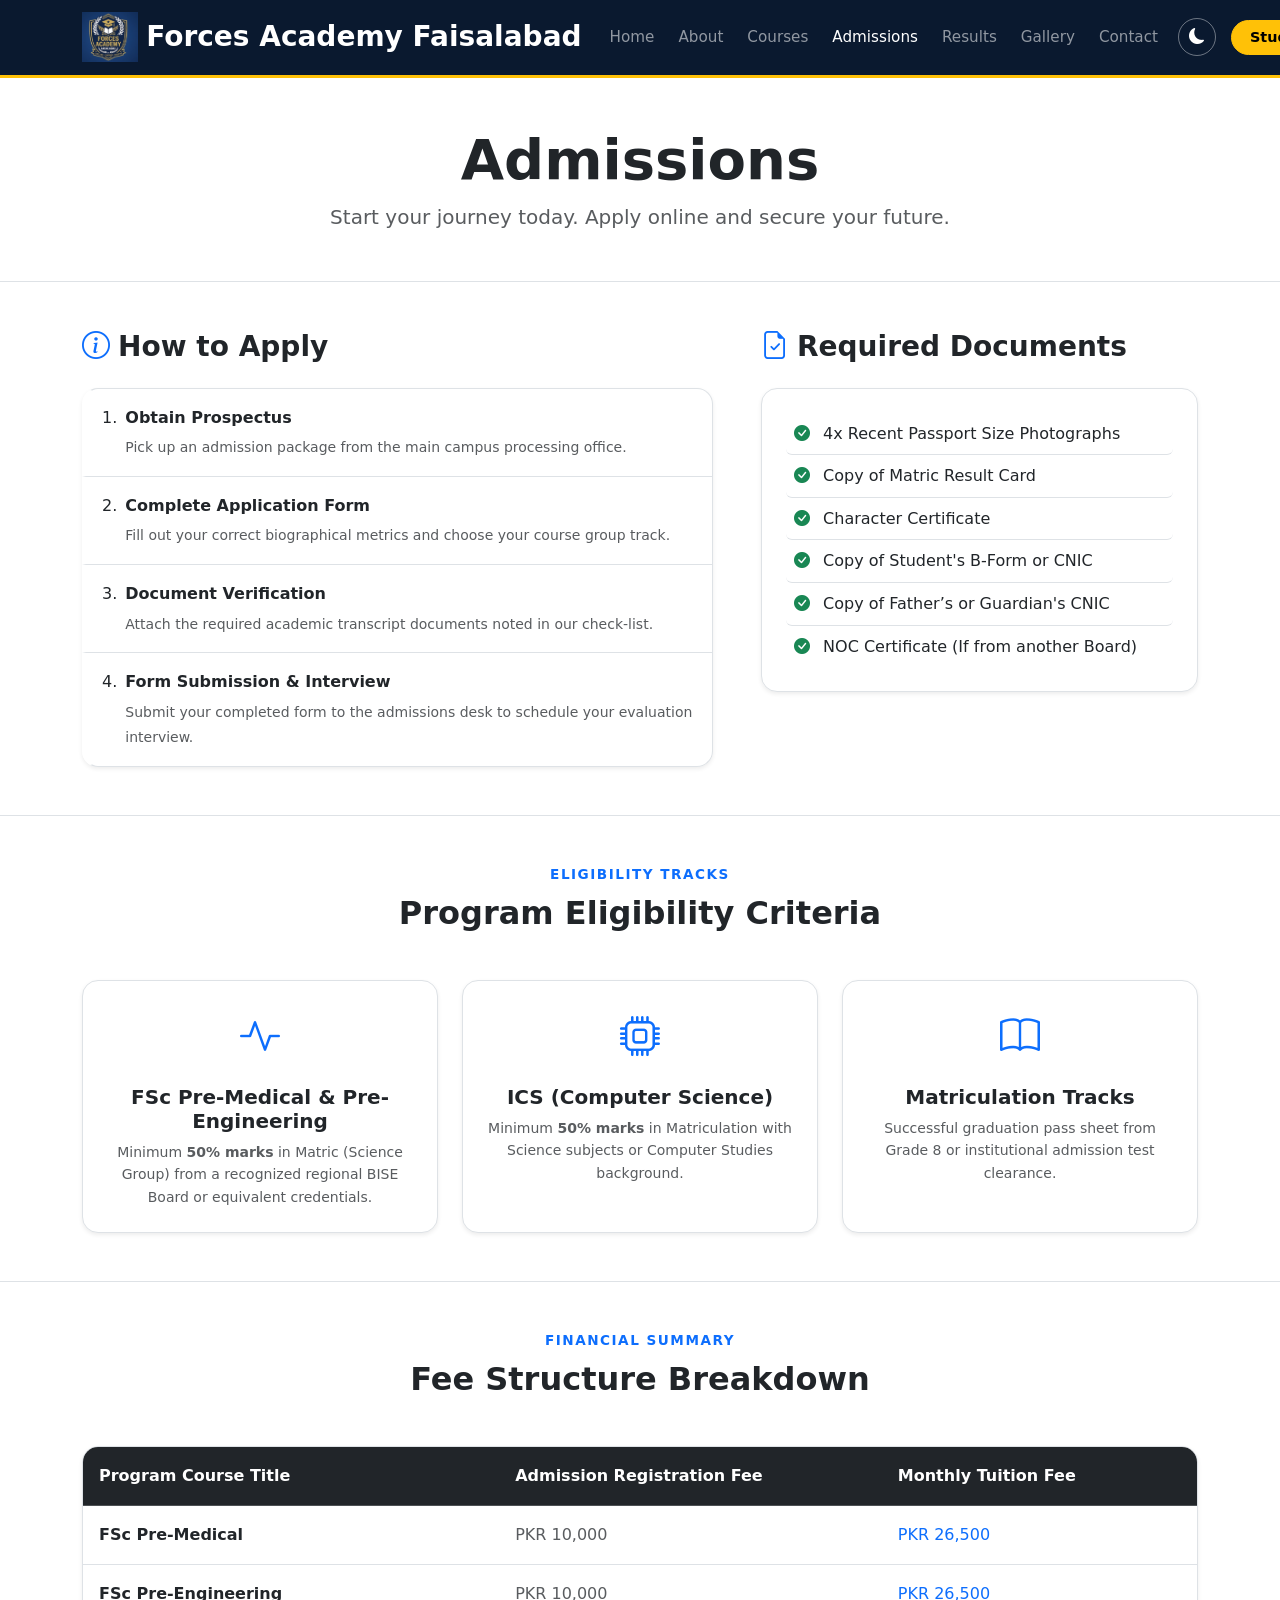
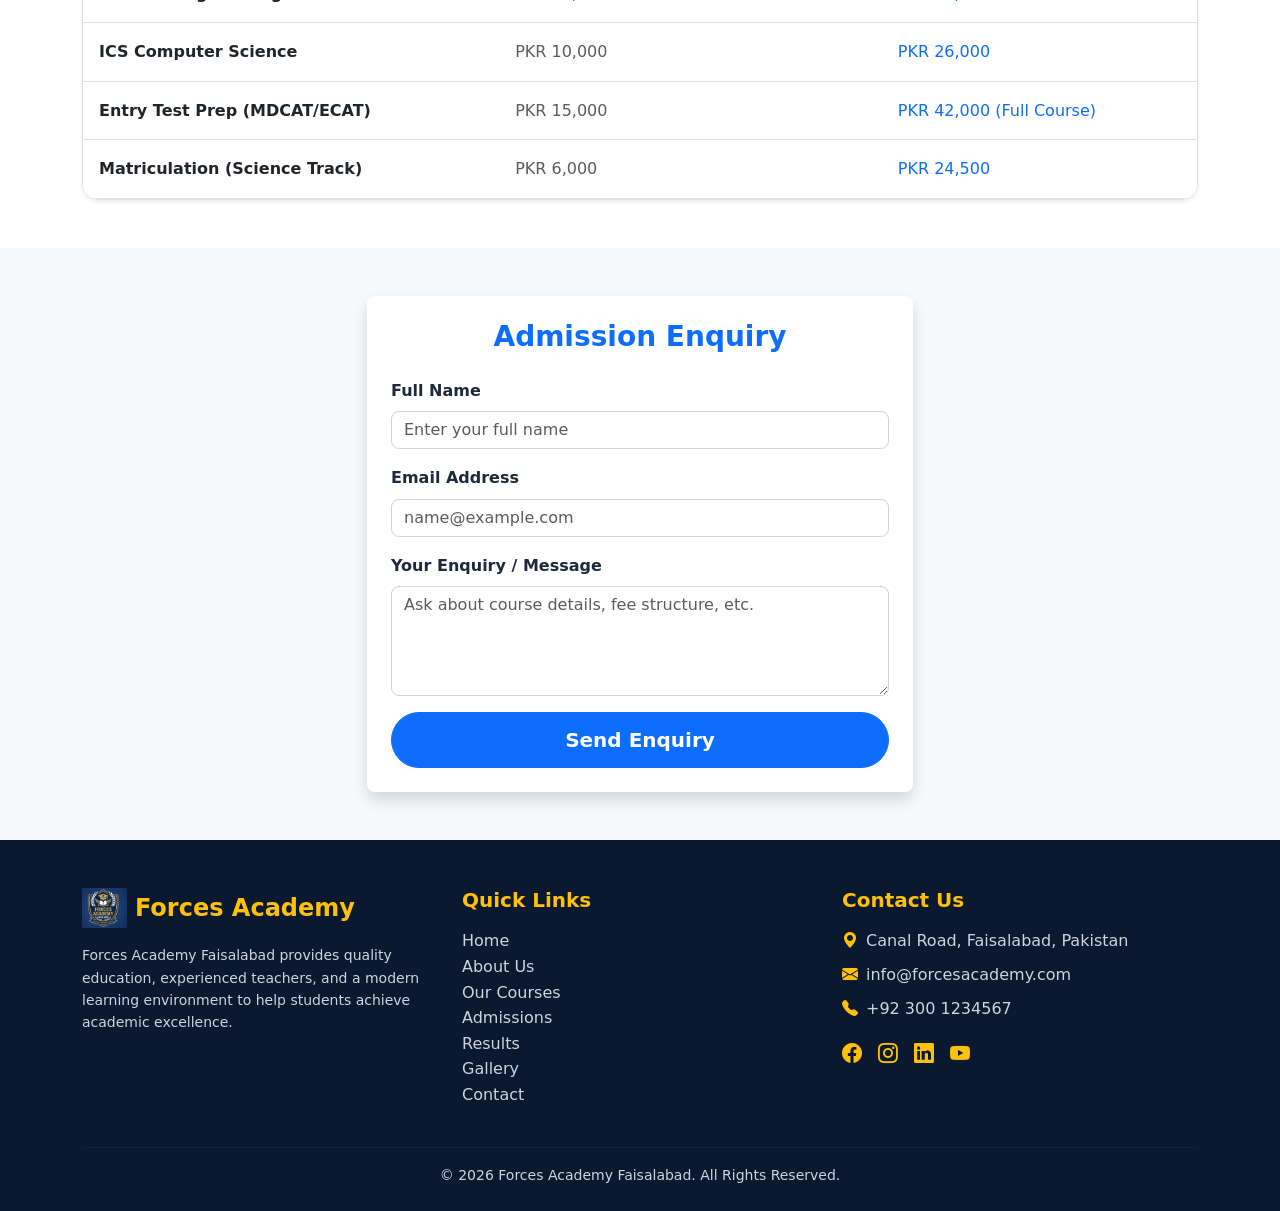
<file: admissions.html>
<!DOCTYPE html>
<html lang="en">
<head>
    <meta charset="UTF-8">
    <meta name="viewport" content="width=device-width, initial-scale=1.0">
    <title>Forces Academy Faisalabad | Admissions</title>
    
    <meta name="description" content="Apply for online or on-campus admissions at Forces Academy Faisalabad.">
    <meta name="keywords" content="Forces Academy Admissions, Apply Online, Enrollment">
    <meta name="author" content="Forces Academy Faisalabad">
    
    <meta property="og:type" content="website">
    <meta property="og:url" content="https://forcesacademy.com/admissions.html">
    <meta property="og:title" content="Forces Academy Faisalabad | Admissions">
    <meta property="og:description" content="Apply for online or on-campus admissions at Forces Academy Faisalabad.">
    <meta property="og:image" content="images/logo.png">

    <!-- External Libraries CSS -->
    <link href="https://cdn.jsdelivr.net/npm/bootstrap@5.3.0/dist/css/bootstrap.min.css" rel="stylesheet">
    <link rel="stylesheet" href="https://cdn.jsdelivr.net/npm/bootstrap-icons@1.11.3/font/bootstrap-icons.min.css">
    
    <!-- Custom CSS -->
    <link rel="stylesheet" href="css/style.css">
</head>
<body>

    <!-- Navbar -->
    <nav class="navbar navbar-expand-lg navbar-dark sticky-top">
        <div class="container">
            <img src="images/logo.png" alt="Forces Academy Logo" height="50" class="me-2">
            <a class="navbar-brand fw-bold fs-3" href="index.html">Forces Academy Faisalabad</a>
            <button class="navbar-toggler" type="button" data-bs-toggle="collapse" data-bs-target="#navbarNav">
                <span class="navbar-toggler-icon"></span>
            </button>
            <div class="collapse navbar-collapse" id="navbarNav">
                <ul class="navbar-nav ms-auto align-items-lg-center">
                    <li class="nav-item"><a class="nav-link" href="index.html">Home</a></li>
                    <li class="nav-item"><a class="nav-link" href="about.html">About</a></li>
                    <li class="nav-item"><a class="nav-link" href="courses.html">Courses</a></li>
                    <li class="nav-item"><a class="nav-link active" href="admissions.html">Admissions</a></li>
                    <li class="nav-item"><a class="nav-link" href="results.html">Results</a></li>
                    <li class="nav-item"><a class="nav-link" href="gallery.html">Gallery</a></li>
                    <li class="nav-item"><a class="nav-link" href="contact.html">Contact</a></li>
                    
                    <li class="nav-item ms-lg-2">
                        <button id="darkModeToggle" class="btn btn-outline-light rounded-circle p-2" aria-label="Toggle dark mode">
                            <i id="darkModeIcon" class="bi bi-moon-fill"></i>
                        </button>
                    </li>
                    <a class="btn btn-warning fw-semibold px-3" href="http://ramish.great-site.net/login.php">
                        Student Portal
                    </a>
                </ul>
            </div>
        </div>
    </nav>

    <!-- Page Header -->
    <div class="bg-white text-dark text-center py-5 border-bottom">
        <div class="container">
            <h1 class="fw-bold display-4 text-dark">Admissions</h1>
            <p class="lead text-muted mb-0">Start your journey today. Apply online and secure your future.</p>
        </div>
    </div>

    <!-- How to Apply & Required Documents Section -->
    <section class="py-5 bg-white overflow-hidden">
        <div class="container">
            <div class="row g-5">
                
                <div class="col-lg-7 animate-fade-left">
                    <h3 class="fw-bold text-dark mb-4"><i class="bi bi-info-circle text-primary me-2"></i>How to Apply</h3>
                    <ol class="list-group list-group-numbered shadow-sm rounded-4 text-dark">
                        <li class="list-group-item d-flex justify-content-between align-items-start p-3 bg-white apply-step-card">
                            <div class="ms-2 me-auto">
                                <div class="fw-bold mb-1 text-dark">Obtain Prospectus</div>
                                <span class="text-muted small">Pick up an admission package from the main campus processing office.</span>
                            </div>
                        </li>
                        <li class="list-group-item d-flex justify-content-between align-items-start p-3 bg-white apply-step-card">
                            <div class="ms-2 me-auto">
                                <div class="fw-bold mb-1 text-dark">Complete Application Form</div>
                                <span class="text-muted small">Fill out your correct biographical metrics and choose your course group track.</span>
                            </div>
                        </li>
                        <li class="list-group-item d-flex justify-content-between align-items-start p-3 bg-white apply-step-card">
                            <div class="ms-2 me-auto">
                                <div class="fw-bold mb-1 text-dark">Document Verification</div>
                                <span class="text-muted small">Attach the required academic transcript documents noted in our check-list.</span>
                            </div>
                        </li>
                        <li class="list-group-item d-flex justify-content-between align-items-start p-3 bg-white apply-step-card">
                            <div class="ms-2 me-auto">
                                <div class="fw-bold mb-1 text-dark">Form Submission & Interview</div>
                                <span class="text-muted small">Submit your completed form to the admissions desk to schedule your evaluation interview.</span>
                            </div>
                        </li>
                    </ol>
                </div>

                <div class="col-lg-5 animate-fade-right">
                    <h3 class="fw-bold text-dark mb-4"><i class="bi bi-file-earmark-check text-primary me-2"></i>Required Documents</h3>
                    <div class="p-4 bg-white rounded-4 border shadow-sm">
                        <ul class="list-group list-group-flush bg-transparent">
                            <li class="list-group-item bg-transparent px-2 text-dark doc-list-item"><i class="bi bi-check-circle-fill text-success me-2"></i> 4x Recent Passport Size Photographs</li>
                            <li class="list-group-item bg-transparent px-2 text-dark doc-list-item"><i class="bi bi-check-circle-fill text-success me-2"></i> Copy of Matric Result Card</li>
                            <li class="list-group-item bg-transparent px-2 text-dark doc-list-item"><i class="bi bi-check-circle-fill text-success me-2"></i> Character Certificate</li>
                            <li class="list-group-item bg-transparent px-2 text-dark doc-list-item"><i class="bi bi-check-circle-fill text-success me-2"></i> Copy of Student's B-Form or CNIC</li>
                            <li class="list-group-item bg-transparent px-2 text-dark doc-list-item"><i class="bi bi-check-circle-fill text-success me-2"></i> Copy of Father’s or Guardian's CNIC</li>
                            <li class="list-group-item bg-transparent px-2 border-0 text-dark doc-list-item"><i class="bi bi-check-circle-fill text-success me-2"></i> NOC Certificate (If from another Board)</li>
                        </ul>
                    </div>
                </div>

            </div>
        </div>
    </section>

    <!-- Eligibility Section -->
    <section class="py-5 bg-white border-top">
        <div class="container">
            <div class="text-center mb-5">
                <span class="section-title">Eligibility Tracks</span>
                <h2 class="fw-bold text-dark mt-1">Program Eligibility Criteria</h2>
            </div>
            <div class="row g-4 text-dark">
                <div class="col-md-4">
                    <div class="card p-4 h-100 text-center border bg-white shadow-sm">
                        <div class="feature-icon mb-3"><i class="bi bi-activity text-primary fs-1"></i></div>
                        <h5 class="fw-bold text-dark">FSc Pre-Medical & Pre-Engineering</h5>
                        <p class="text-muted small mb-0">Minimum <strong>50% marks</strong> in Matric (Science Group) from a recognized regional BISE Board or equivalent credentials.</p>
                    </div>
                </div>
                <div class="col-md-4">
                    <div class="card p-4 h-100 text-center border bg-white shadow-sm">
                        <div class="feature-icon mb-3"><i class="bi bi-cpu text-primary fs-1"></i></div>
                        <h5 class="fw-bold text-dark">ICS (Computer Science)</h5>
                        <p class="text-muted small mb-0">Minimum <strong>50% marks</strong> in Matriculation with Science subjects or Computer Studies background.</p>
                    </div>
                </div>
                <div class="col-md-4">
                    <div class="card p-4 h-100 text-center border bg-white shadow-sm">
                        <div class="feature-icon mb-3"><i class="bi bi-book text-primary fs-1"></i></div>
                        <h5 class="fw-bold text-dark">Matriculation Tracks</h5>
                        <p class="text-muted small mb-0">Successful graduation pass sheet from Grade 8 or institutional admission test clearance.</p>
                    </div>
                </div>
            </div>
        </div>
    </section>

    <!-- Fee Structure Section -->
    <section class="py-5 bg-white border-top">
        <div class="container">
            <div class="text-center mb-5">
                <span class="section-title">Financial Summary</span>
                <h2 class="fw-bold text-dark mt-1">Fee Structure Breakdown</h2>
            </div>
            <div class="table-responsive rounded-4 border shadow-sm">
                <table class="table table-hover align-middle text-start mb-0 table-white bg-white text-dark">
                    <thead class="table-dark">
                        <tr>
                            <th scope="col" class="p-3">Program Course Title</th>
                            <th scope="col" class="p-3">Admission Registration Fee</th>
                            <th scope="col" class="p-3">Monthly Tuition Fee</th>
                        </tr>
                    </thead>
                    <tbody>
                        <tr>
                            <td class="p-3 fw-bold text-dark">FSc Pre-Medical</td>
                            <td class="p-3 text-muted">PKR 10,000</td>
                            <td class="p-3 text-primary fw-medium">PKR 26,500</td>
                        </tr>
                        <tr>
                            <td class="p-3 fw-bold text-dark">FSc Pre-Engineering</td>
                            <td class="p-3 text-muted">PKR 10,000</td>
                            <td class="p-3 text-primary fw-medium">PKR 26,500</td>
                        </tr>
                        <tr>
                            <td class="p-3 fw-bold text-dark">ICS Computer Science</td>
                            <td class="p-3 text-muted">PKR 10,000</td>
                            <td class="p-3 text-primary fw-medium">PKR 26,000</td>
                        </tr>
                        <tr>
                            <td class="p-3 fw-bold text-dark">Entry Test Prep (MDCAT/ECAT)</td>
                            <td class="p-3 text-muted">PKR 15,000</td>
                            <td class="p-3 text-primary fw-medium">PKR 42,000 (Full Course)</td>
                        </tr>
                        <tr>
                            <td class="p-3 fw-bold text-dark">Matriculation (Science Track)</td>
                            <td class="p-3 text-muted">PKR 6,000</td>
                            <td class="p-3 text-primary fw-medium">PKR 24,500</td>
                        </tr>
                    </tbody>
                </table>
            </div>
        </div>
    </section>

    <!-- Enquiry Form Section -->
    <section class="py-5 bg-light">
        <div class="container">
            <div class="row justify-content-center">
                <div class="col-md-8 col-lg-6">
                    <div class="card shadow border-0 rounded-3">
                        <div class="card-body p-4">
                            <h3 class="card-title text-center mb-4 fw-bold text-primary">Admission Enquiry</h3>
                            
                            <form id="enquiry-form">
                                <div class="mb-3">
                                    <label for="user_name" class="form-label fw-semibold">Full Name</label>
                                    <input type="text" class="form-control" id="user_name" name="user_name" placeholder="Enter your full name" required>
                                </div>

                                <div class="mb-3">
                                    <label for="user_email" class="form-label fw-semibold">Email Address</label>
                                    <input type="email" class="form-control" id="user_email" name="user_email" placeholder="name@example.com" required>
                                </div>

                                <div class="mb-3">
                                    <label for="message" class="form-label fw-semibold">Your Enquiry / Message</label>
                                    <textarea class="form-control" id="message" name="message" rows="4" placeholder="Ask about course details, fee structure, etc." required></textarea>
                                </div>

                                <div class="d-grid">
                                    <button type="submit" id="submit-btn" class="btn btn-primary btn-lg fw-semibold">
                                        Send Enquiry
                                    </button>
                                </div>
                            </form>

                        </div>
                    </div>
                </div>
            </div>
        </div>
    </section>
     
    <!-- Footer -->
    <footer class="bg-dark text-white pt-5 pb-4">
        <div class="container">
            <div class="row g-4">
                <div class="col-lg-4">
                    <div class="d-flex align-items-center mb-3">
                        <img src="images/logo.png" alt="Forces Academy Logo" height="40" class="me-2">
                        <h4 class="mb-0 text-warning fw-bold">Forces Academy</h4>
                    </div>
                    <p class="small text-white-50">
                        Forces Academy Faisalabad provides quality education, experienced teachers, and a modern learning environment to help students achieve academic excellence.
                    </p>
                </div>
                <div class="col-lg-4">
                    <h5 class="text-warning fw-bold mb-3">Quick Links</h5>
                    <ul class="list-unstyled footer-links">
                        <li><a href="index.html" class="text-white-50 text-decoration-none">Home</a></li>
                        <li><a href="about.html" class="text-white-50 text-decoration-none">About Us</a></li>
                        <li><a href="courses.html" class="text-white-50 text-decoration-none">Our Courses</a></li>
                        <li><a href="admissions.html" class="text-white-50 text-decoration-none">Admissions</a></li>
                        <li><a href="results.html" class="text-white-50 text-decoration-none">Results</a></li>
                        <li><a href="gallery.html" class="text-white-50 text-decoration-none">Gallery</a></li>
                        <li><a href="contact.html" class="text-white-50 text-decoration-none">Contact</a></li>
                    </ul>
                </div>
                <div class="col-lg-4">
                    <h5 class="text-warning fw-bold mb-3">Contact Us</h5>
                    <p class="mb-2 text-white-50"><i class="bi bi-geo-alt-fill me-2 text-warning"></i>Canal Road, Faisalabad, Pakistan</p>
                    <p class="mb-2 text-white-50"><i class="bi bi-envelope-fill me-2 text-warning"></i>info@forcesacademy.com</p>
                    <p class="mb-3 text-white-50"><i class="bi bi-telephone-fill me-2 text-warning"></i>+92 300 1234567</p>
                    <div class="social-icons d-flex gap-3 fs-5">
                        <a href="#" class="text-warning"><i class="bi bi-facebook"></i></a>
                        <a href="#" class="text-warning"><i class="bi bi-instagram"></i></a>
                        <a href="#" class="text-warning"><i class="bi bi-linkedin"></i></a>
                        <a href="#" class="text-warning"><i class="bi bi-youtube"></i></a>
                    </div>
                </div>
            </div>
            <hr class="border-secondary mt-4">
            <p class="text-center mb-0 small text-white-50">© 2026 Forces Academy Faisalabad. All Rights Reserved.</p>
        </div>
    </footer>

    <!-- Back To Top Button -->
    <button id="backToTopBtn" class="btn btn-warning rounded-circle shadow" aria-label="Back to top" title="Go to top">
        <i class="bi bi-arrow-up-short fs-3"></i>
    </button>

    <!-- External Libraries Scripts -->
    <script src="https://cdn.jsdelivr.net/npm/bootstrap@5.3.0/dist/js/bootstrap.bundle.min.js"></script>
    
    <!-- Custom JavaScript File -->
    <script src="js/script.js"></script>
</body>
</html>
</file>
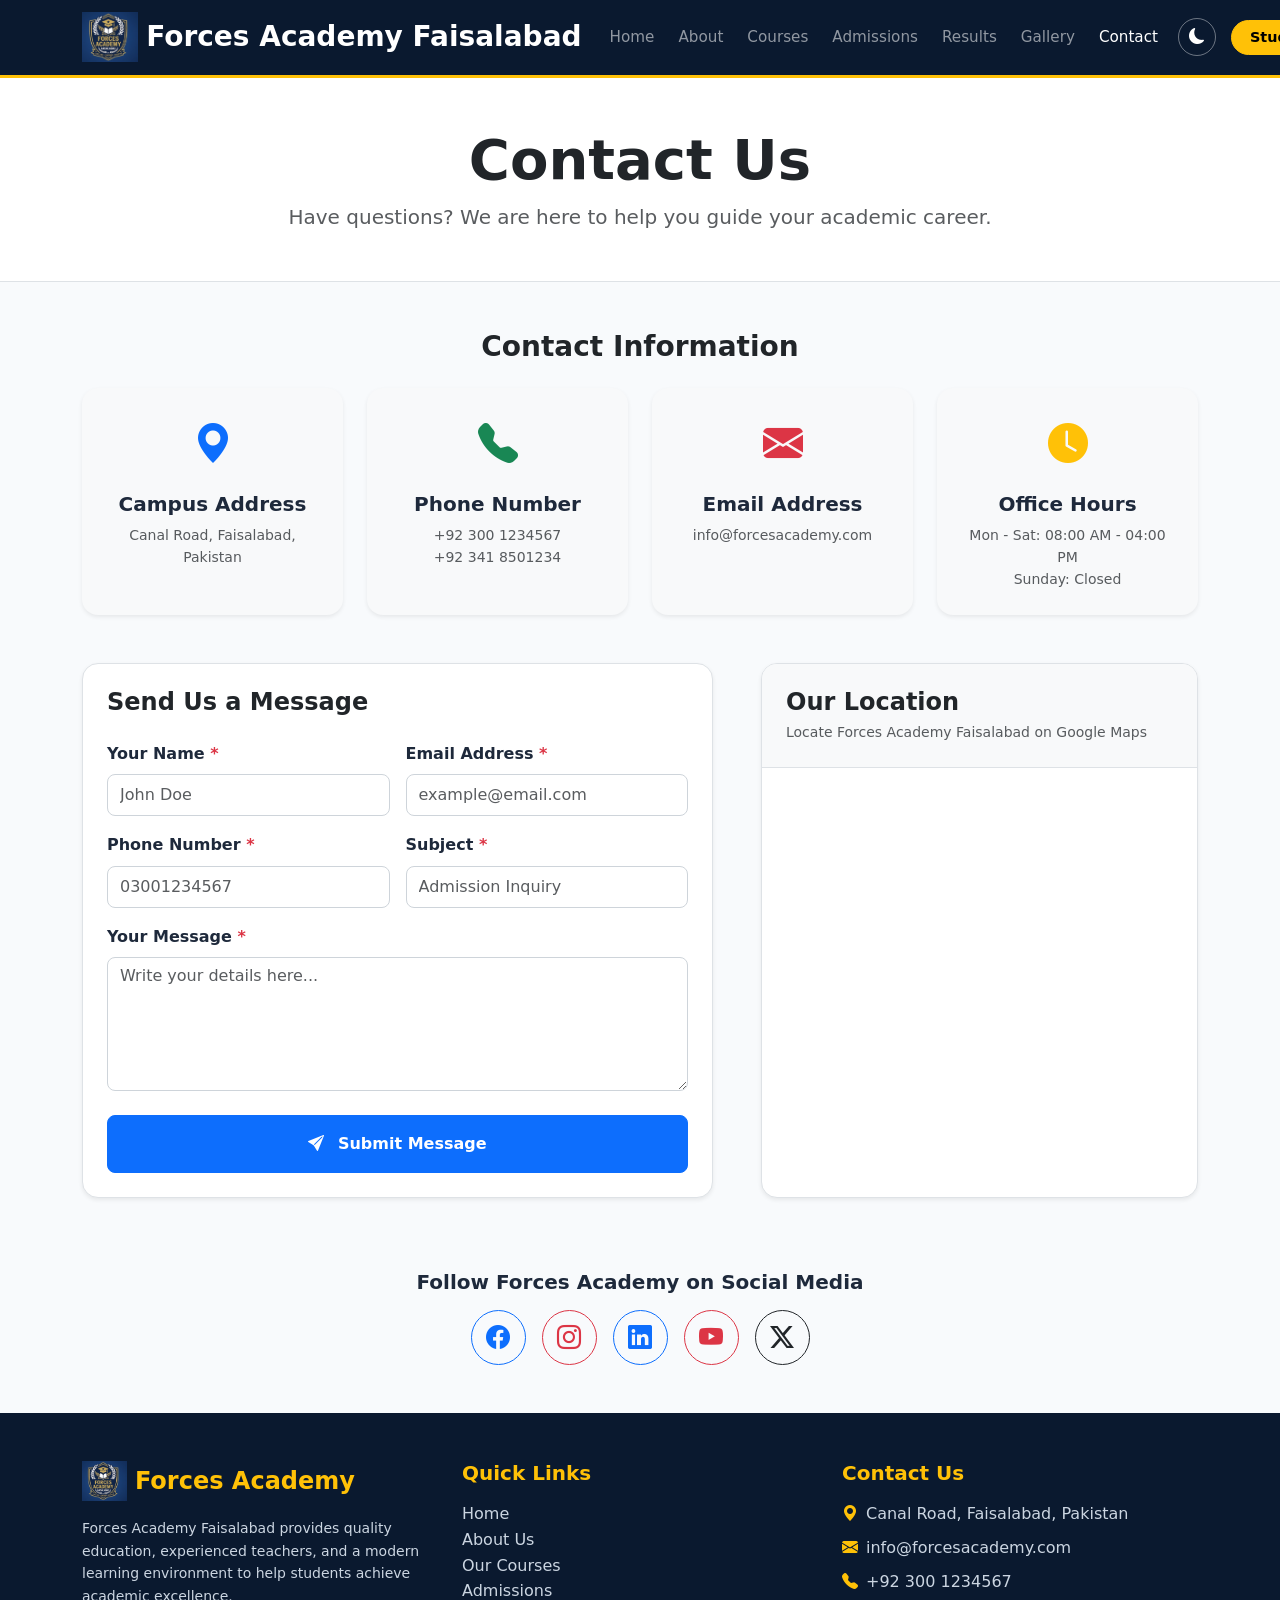
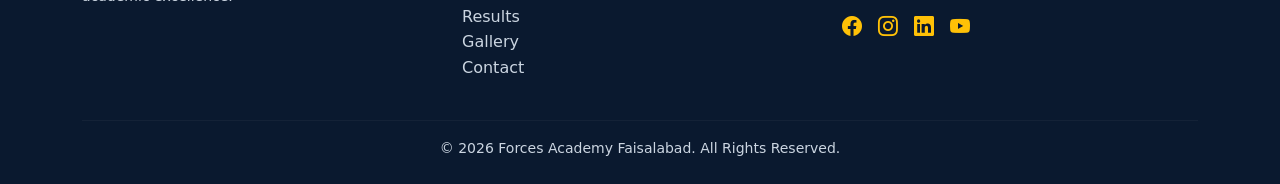
<file: contact.html>
<!DOCTYPE html>
<html lang="en">

<head>
    <meta charset="UTF-8">
    <meta name="viewport" content="width=device-width, initial-scale=1.0">
    <title>Forces Academy Faisalabad | Contact Us</title>
    
    <meta name="description" content="Get in touch with Forces Academy Faisalabad for queries, location, and helpline.">
    <meta name="keywords" content="Contact Forces Academy, Faisalabad Address, Phone Number">
    <meta name="author" content="Forces Academy Faisalabad">
    
    <meta property="og:type" content="website">
    <meta property="og:url" content="https://forcesacademy.com/contact.html">
    <meta property="og:title" content="Forces Academy Faisalabad | Contact Us">
    <meta property="og:description" content="Get in touch with Forces Academy Faisalabad for queries and address information.">
    <meta property="og:image" content="images/logo.png">

    <link href="https://cdn.jsdelivr.net/npm/bootstrap@5.3.0/dist/css/bootstrap.min.css" rel="stylesheet">
    <link rel="stylesheet" href="https://cdn.jsdelivr.net/npm/bootstrap-icons@1.11.3/font/bootstrap-icons.min.css">
    <link rel="stylesheet" href="css/style.css">
    <link href="js/script.js">
</head>

<body>

    <nav class="navbar navbar-expand-lg navbar-dark sticky-top">
        <div class="container">
            <img src="images/logo.png" alt="Forces Academy Logo" height="50" class="me-2">
            <a class="navbar-brand fw-bold fs-3" href="index.html">
                Forces Academy Faisalabad
            </a>

            <button class="navbar-toggler" type="button" data-bs-toggle="collapse" data-bs-target="#navbarNav">
                <span class="navbar-toggler-icon"></span>
            </button>

            <div class="collapse navbar-collapse" id="navbarNav">
                <ul class="navbar-nav ms-auto align-items-lg-center">
                    <li class="nav-item"><a class="nav-link" href="index.html">Home</a></li>
                    <li class="nav-item"><a class="nav-link" href="about.html">About</a></li>
                    <li class="nav-item"><a class="nav-link" href="courses.html">Courses</a></li>
                    <li class="nav-item"><a class="nav-link" href="admissions.html">Admissions</a></li>
                    <li class="nav-item"><a class="nav-link" href="results.html">Results</a></li>
                    <li class="nav-item"><a class="nav-link" href="gallery.html">Gallery</a></li>
                    <li class="nav-item"><a class="nav-link active" href="contact.html">Contact</a></li>
                    <li class="nav-item ms-lg-2">
                        <button id="darkModeToggle" class="btn btn-outline-light rounded-circle p-2" aria-label="Toggle dark mode">
                            <i id="darkModeIcon" class="bi bi-moon-fill"></i>
                        </button>
                    </li>
                    <a class="btn btn-warning fw-semibold px-3" href="http://ramish.great-site.net/login.php">
                        Student Portal
                    </a>
                    
                </ul>
            </div>
        </div>
    </nav>

    
    <div class="bg-white text-dark text-center py-5 border-bottom">
        <div class="container">
            <h1 class="fw-bold display-4 text-dark">Contact Us</h1>
            <p class="lead text-muted mb-0">Have questions? We are here to help you guide your academic career.</p>
        </div>
    </div>

    <div class="container my-5">
        
        <h3 class="fw-bold text-dark mb-4 text-center">Contact Information</h3>
        <div class="row g-4 mb-5">
            <div class="col-md-3 col-sm-6">
                <div class="card h-100 border-0 shadow-sm text-center p-4 bg-light rounded-4">
                    <div class="text-primary fs-1 mb-3">
                        <i class="bi bi-geo-alt-fill"></i>
                    </div>
                    <h5 class="fw-bold">Campus Address</h5>
                    <p class="text-muted small mb-0">Canal Road, Faisalabad, Pakistan</p>
                </div>
            </div>

            <div class="col-md-3 col-sm-6">
                <div class="card h-100 border-0 shadow-sm text-center p-4 bg-light rounded-4">
                    <div class="text-success fs-1 mb-3">
                        <i class="bi bi-telephone-fill"></i>
                    </div>
                    <h5 class="fw-bold">Phone Number</h5>
                    <p class="text-muted small mb-0">+92 300 1234567<br>+92 341 8501234</p>
                </div>
            </div>

            <div class="col-md-3 col-sm-6">
                <div class="card h-100 border-0 shadow-sm text-center p-4 bg-light rounded-4">
                    <div class="text-danger fs-1 mb-3">
                        <i class="bi bi-envelope-fill"></i>
                    </div>
                    <h5 class="fw-bold">Email Address</h5>
                    <p class="text-muted small mb-0">info@forcesacademy.com</p>
                </div>
            </div>

            <div class="col-md-3 col-sm-6">
                <div class="card h-100 border-0 shadow-sm text-center p-4 bg-light rounded-4">
                    <div class="text-warning fs-1 mb-3">
                        <i class="bi bi-clock-fill"></i>
                    </div>
                    <h5 class="fw-bold">Office Hours</h5>
                    <p class="text-muted small mb-0">Mon - Sat: 08:00 AM - 04:00 PM<br>Sunday: Closed</p>
                </div>
            </div>
        </div>

        <div class="row g-5 align-items-stretch">
            
            <div class="col-lg-7">
                <div class="p-4 border rounded-4 shadow-sm bg-white h-100">
                    <h4 class="fw-bold text-dark mb-4">Send Us a Message</h4>
                    
                    <div id="alertPlaceholder"></div>

                    <form id="contactForm" novalidate>
                        <div class="row g-3">
                            <div class="col-md-6">
                                <label for="name" class="form-label fw-semibold">Your Name <span class="text-danger">*</span></label>
                                <input type="text" class="form-control py-2" id="name" placeholder="John Doe" required>
                                <div class="invalid-feedback">Name field is required.</div>
                            </div>

                            <div class="col-md-6">
                                <label for="email" class="form-label fw-semibold">Email Address <span class="text-danger">*</span></label>
                                <input type="email" class="form-control py-2" id="email" placeholder="example@email.com" required>
                                <div class="invalid-feedback" id="emailFeedback">Email address is required.</div>
                            </div>

                            <div class="col-md-6">
                                <label for="phone" class="form-label fw-semibold">Phone Number <span class="text-danger">*</span></label>
                                <input type="tel" class="form-control py-2" id="phone" placeholder="03001234567" required>
                                <div class="invalid-feedback" id="phoneFeedback">Phone number is required.</div>
                            </div>

                            <div class="col-md-6">
                                <label for="subject" class="form-label fw-semibold">Subject <span class="text-danger">*</span></label>
                                <input type="text" class="form-control py-2" id="subject" placeholder="Admission Inquiry" required>
                                <div class="invalid-feedback">Subject field is required.</div>
                            </div>

                            <div class="col-12">
                                <label for="message" class="form-label fw-semibold">Your Message <span class="text-danger">*</span></label>
                                <textarea class="form-control" id="message" rows="5" placeholder="Write your details here..." required></textarea>
                                <div class="invalid-feedback">Message field is required.</div>
                            </div>

                            <div class="col-12 mt-4">
                                <button type="submit" class="btn btn-primary w-100 py-3 fw-bold rounded-3">
                                    <i class="bi bi-send-fill me-2"></i> Submit Message
                                </button>
                            </div>
                        </div>
                    </form>
                </div>
            </div>

            <div class="col-lg-5">
                <div class="border rounded-4 shadow-sm bg-white overflow-hidden h-100 d-flex flex-column">
                    <div class="p-4 bg-light border-bottom">
                        <h4 class="fw-bold text-dark mb-1">Our Location</h4>
                        <p class="text-muted small mb-0">Locate Forces Academy Faisalabad on Google Maps</p>
                    </div>
                    <div class="flex-grow-1" style="min-height: 350px;">
                        <iframe 
                            src="https://www.google.com/maps/embed?pb=!1m18!1m12!1m3!1d109015.68886367507!2d73.05608759552906!3d31.421111624443905!2m3!1f0!2f0!3f0!3m2!1i1024!2i768!4f13.1!3m3!1m2!1s0x392242a8ded01a5d%3A0x334fe8156157e108!2sFaisalabad%2C%20Punjab%2C%20Pakistan!5e0!3m2!1sen!2s!4v1700000000000!5m2!1sen!2s" 
                            width="100%" 
                            height="100%" 
                            style="border:0; min-height: 350px;" 
                            allowfullscreen="" 
                            loading="lazy" 
                            referrerpolicy="no-referrer-when-downgrade">
                        </iframe>
                    </div>
                </div>
            </div>

        </div>

        <div class="text-center mt-5 pt-4">
            <h5 class="fw-bold mb-3">Follow Forces Academy on Social Media</h5>
            <div class="d-flex justify-content-center gap-3">
                <a href="https://facebook.com" target="_blank" class="btn btn-outline-primary rounded-circle p-3 d-inline-flex align-items-center justify-content-center" style="width: 55px; height: 55px;">
                    <i class="bi bi-facebook fs-4"></i>
                </a>
                <a href="https://instagram.com" target="_blank" class="btn btn-outline-danger rounded-circle p-3 d-inline-flex align-items-center justify-content-center" style="width: 55px; height: 55px;">
                    <i class="bi bi-instagram fs-4"></i>
                </a>
                <a href="https://linkedin.com" target="_blank" class="btn btn-outline-primary rounded-circle p-3 d-inline-flex align-items-center justify-content-center" style="width: 55px; height: 55px;">
                    <i class="bi bi-linkedin fs-4"></i>
                </a>
                <a href="https://youtube.com" target="_blank" class="btn btn-outline-danger rounded-circle p-3 d-inline-flex align-items-center justify-content-center" style="width: 55px; height: 55px;">
                    <i class="bi bi-youtube fs-4"></i>
                </a>
                <a href="https://twitter.com" target="_blank" class="btn btn-outline-dark rounded-circle p-3 d-inline-flex align-items-center justify-content-center" style="width: 55px; height: 55px;">
                    <i class="bi bi-twitter-x fs-4"></i>
                </a>
            </div>
        </div>

    </div>


  
    <footer class="bg-dark text-white pt-5 pb-4">
        <div class="container">
            <div class="row g-4">
                <div class="col-lg-4">
                    <div class="d-flex align-items-center mb-3">
                        <img src="images/logo.png" alt="Forces Academy Logo" height="40" class="me-2">
                        <h4 class="mb-0 text-warning fw-bold">Forces Academy</h4>
                    </div>
                    <p class="small text-white-50">
                        Forces Academy Faisalabad provides quality education, experienced teachers, and a modern learning environment to help students achieve academic excellence.
                    </p>
                </div>
                <div class="col-lg-4">
                    <h5 class="text-warning fw-bold mb-3">Quick Links</h5>
                    <ul class="list-unstyled footer-links">
                        <li><a href="index.html" class="text-white-50 text-decoration-none">Home</a></li>
                        <li><a href="about.html" class="text-white-50 text-decoration-none">About Us</a></li>
                        <li><a href="courses.html" class="text-white-50 text-decoration-none">Our Courses</a></li>
                        <li><a href="admissions.html" class="text-white-50 text-decoration-none">Admissions</a></li>
                        <li><a href="results.html" class="text-white-50 text-decoration-none">Results</a></li>
                        <li><a href="gallery.html" class="text-white-50 text-decoration-none">Gallery</a></li>
                        <li><a href="contact.html" class="text-white-50 text-decoration-none">Contact</a></li>
    
                    </ul>
                </div>
                <div class="col-lg-4">
                    <h5 class="text-warning fw-bold mb-3">Contact Us</h5>
                    <p class="mb-2 text-white-50"><i class="bi bi-geo-alt-fill me-2 text-warning"></i>Canal Road, Faisalabad, Pakistan</p>
                    <p class="mb-2 text-white-50"><i class="bi bi-envelope-fill me-2 text-warning"></i>info@forcesacademy.com</p>
                    <p class="mb-3 text-white-50"><i class="bi bi-telephone-fill me-2 text-warning"></i>+92 300 1234567</p>
                    <div class="social-icons d-flex gap-3 fs-5">
                        <a href="#" class="text-warning"><i class="bi bi-facebook"></i></a>
                        <a href="#" class="text-warning"><i class="bi bi-instagram"></i></a>
                        <a href="#" class="text-warning"><i class="bi bi-linkedin"></i></a>
                        <a href="#" class="text-warning"><i class="bi bi-youtube"></i></a>
                    </div>
                </div>
            </div>
            <hr class="border-secondary mt-4">
            <p class="text-center mb-0 small text-white-50">© 2026 Forces Academy Faisalabad. All Rights Reserved.</p>
        </div>
    </footer>

    <button id="backToTopBtn" class="btn btn-warning rounded-circle shadow" aria-label="Back to top" title="Go to top">
        <i class="bi bi-arrow-up-short fs-3"></i>
    </button>

    <script src="https://cdn.jsdelivr.net/npm/bootstrap@5.3.0/dist/js/bootstrap.bundle.min.js"></script>
    <script src="js/script.js"></script>
</body>

</html>
</file>
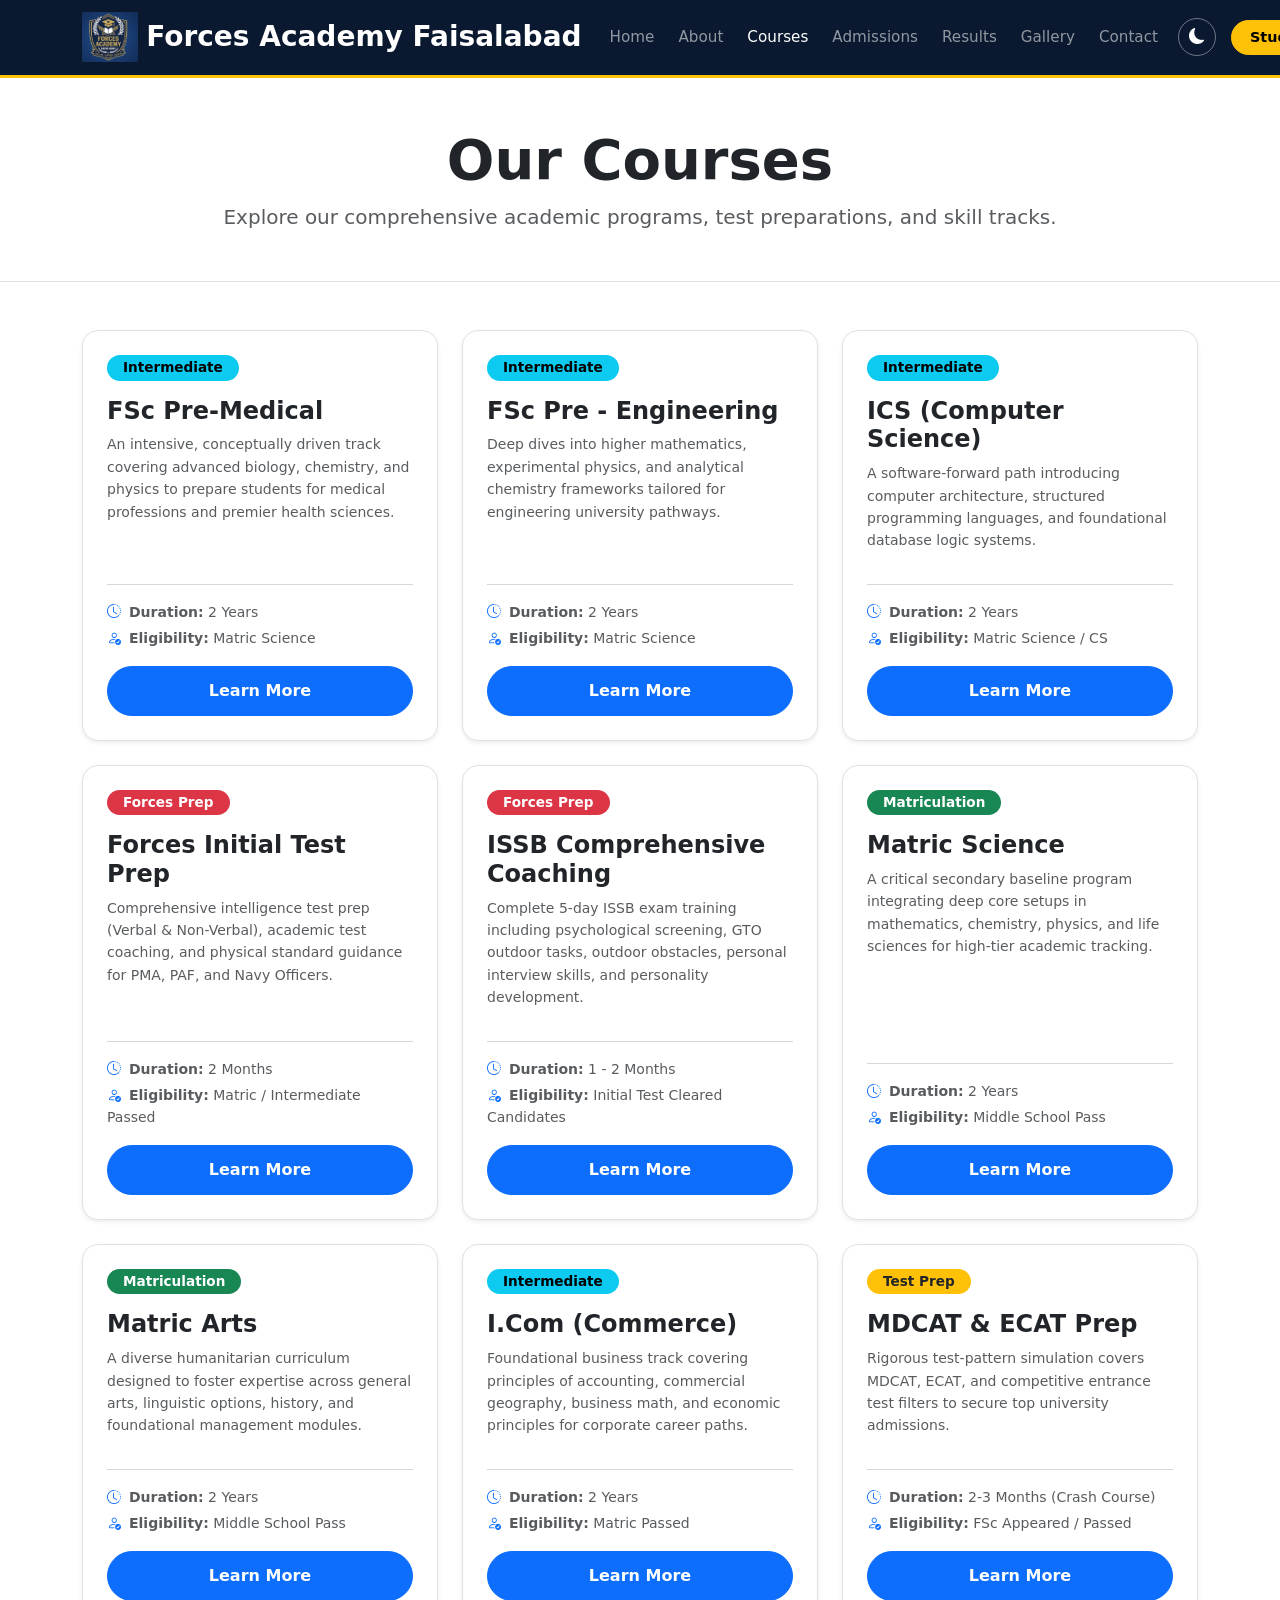
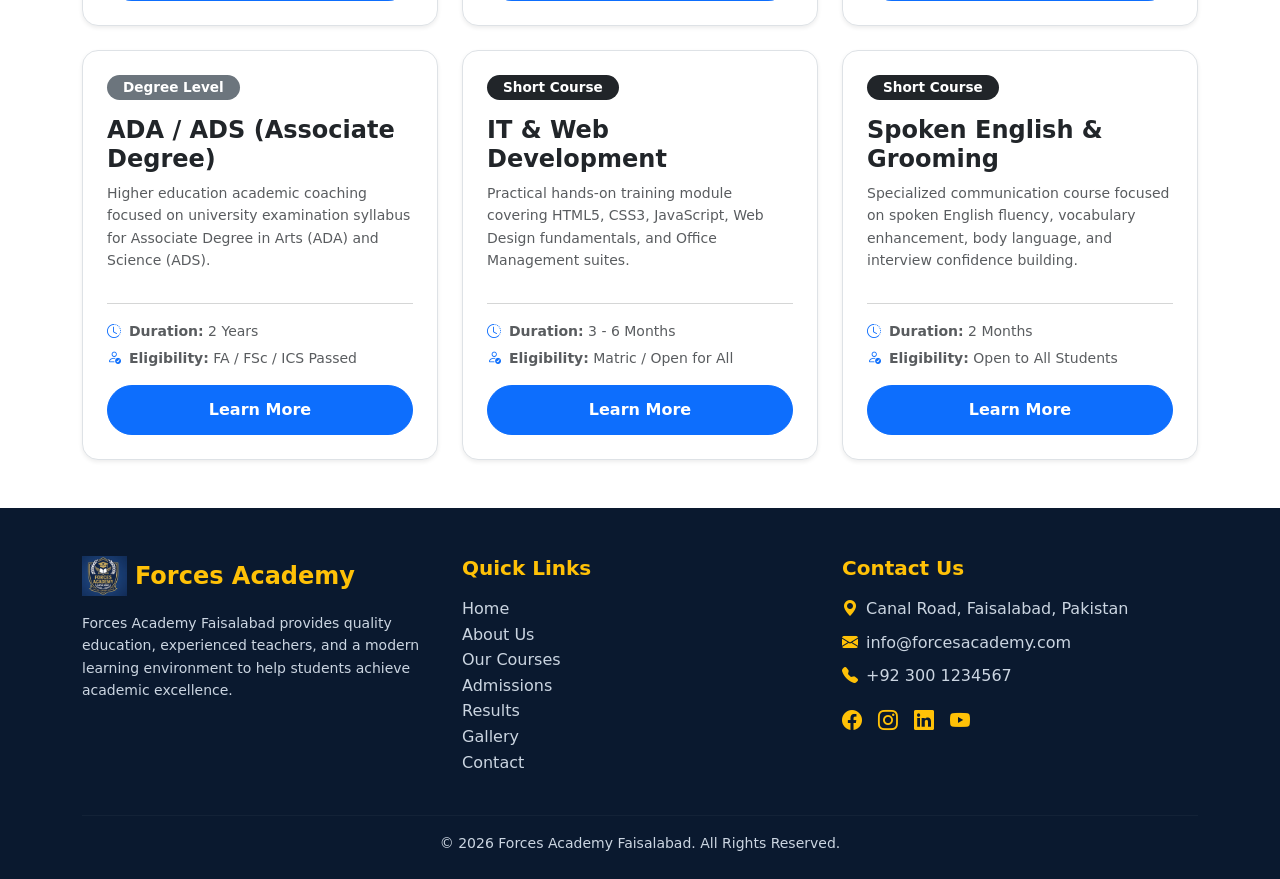
<file: courses.html>
<!DOCTYPE html>
<html lang="en">
<head>
    <meta charset="UTF-8">
    <meta name="viewport" content="width=device-width, initial-scale=1.0">
    <title>Forces Academy Faisalabad | Courses</title>
    
    <meta name="description" content="Explore preparation courses for Army, Navy, PAF initial entrance tests and ISSB at Forces Academy Faisalabad.">
    <meta name="keywords" content="Forces Academy Courses, Army Test Prep, PAF Entrance, ISSB Prep">
    <meta name="author" content="Forces Academy Faisalabad">
    
    <meta property="og:type" content="website">
    <meta property="og:url" content="https://forcesacademy.com/courses.html">
    <meta property="og:title" content="Forces Academy Faisalabad | Courses">
    <meta property="og:description" content="Explore preparation courses for Army, Navy, PAF, and ISSB.">
    <meta property="og:image" content="images/logo.png">

    <link href="https://cdn.jsdelivr.net/npm/bootstrap@5.3.0/dist/css/bootstrap.min.css" rel="stylesheet">
    <link rel="stylesheet" href="https://cdn.jsdelivr.net/npm/bootstrap-icons@1.11.3/font/bootstrap-icons.min.css">
    <link rel="stylesheet" href="css/style.css">
</head>
<body>

    <nav class="navbar navbar-expand-lg navbar-dark sticky-top">
        <div class="container">
            <img src="images/logo.png" alt="Forces Academy Logo" height="50" class="me-2">
            <a class="navbar-brand fw-bold fs-3" href="index.html">Forces Academy Faisalabad</a>
            <button class="navbar-toggler" type="button" data-bs-toggle="collapse" data-bs-target="#navbarNav">
                <span class="navbar-toggler-icon"></span>
            </button>
            <div class="collapse navbar-collapse" id="navbarNav">
                <ul class="navbar-nav ms-auto align-items-lg-center">
                    <li class="nav-item"><a class="nav-link" href="index.html">Home</a></li>
                    <li class="nav-item"><a class="nav-link" href="about.html">About</a></li>
                    <li class="nav-item"><a class="nav-link active" href="courses.html">Courses</a></li>
                    <li class="nav-item"><a class="nav-link" href="admissions.html">Admissions</a></li>
                    <li class="nav-item"><a class="nav-link" href="results.html">Results</a></li>
                    <li class="nav-item"><a class="nav-link" href="gallery.html">Gallery</a></li>
                    <li class="nav-item"><a class="nav-link" href="contact.html">Contact</a></li>
                    <li class="nav-item ms-lg-2">
                        <button id="darkModeToggle" class="btn btn-outline-light rounded-circle p-2" aria-label="Toggle dark mode">
                            <i id="darkModeIcon" class="bi bi-moon-fill"></i>
                        </button>
                    </li>
                    
                    <a class="btn btn-warning fw-semibold px-3" href="http://ramish.great-site.net/login.php">
                        Student Portal
                    </a>
                </ul>
            </div>
        </div>
    </nav>

    <div class="bg-white text-dark text-center py-5 border-bottom">
        <div class="container">
            <h1 class="fw-bold display-4 text-dark">Our Courses</h1>
            <p class="lead text-muted mb-0">Explore our comprehensive academic programs, test preparations, and skill tracks.</p>
        </div>
    </div>

    <section class="py-5 bg-white">
        <div class="container">
            <div class="row g-4">
                
                <!-- 1. FSc Pre-Medical -->
                <div class="col-lg-4 col-md-6 col-12">
                    <div class="card h-100 shadow-sm border course-card animated-card bg-white">
                        <div class="card-body d-flex flex-column p-4 text-dark">
                            <span class="badge bg-primary align-self-start mb-3 px-3 py-2">Intermediate</span>
                            <h4 class="fw-bold text-dark">FSc Pre-Medical</h4>
                            <p class="text-muted small flex-grow-1">An intensive, conceptually driven track covering advanced biology, chemistry, and physics to prepare students for medical professions and premier health sciences.</p>
                            <hr class="text-muted opacity-25">
                            <div class="mb-3 small text-muted">
                                <p class="mb-1"><i class="bi bi-clock-history text-primary me-2"></i><strong>Duration:</strong> 2 Years</p>
                                <p class="mb-0"><i class="bi bi-person-check text-primary me-2"></i><strong>Eligibility:</strong> Matric Science</p>
                            </div>
                            <a href="#" class="btn btn-primary w-100 mt-auto fw-semibold">Learn More</a>
                        </div>
                    </div>
                </div>

                <!-- 2. FSc Pre-Engineering -->
                <div class="col-lg-4 col-md-6 col-12">
                    <div class="card h-100 shadow-sm border course-card animated-card bg-white">
                        <div class="card-body d-flex flex-column p-4 text-dark">
                            <span class="badge bg-primary align-self-start mb-3 px-3 py-2">Intermediate</span>
                            <h4 class="fw-bold text-dark">FSc Pre - Engineering</h4>
                            <p class="text-muted small flex-grow-1">Deep dives into higher mathematics, experimental physics, and analytical chemistry frameworks tailored for engineering university pathways.</p>
                            <hr class="text-muted opacity-25">
                            <div class="mb-3 small text-muted">
                                <p class="mb-1"><i class="bi bi-clock-history text-primary me-2"></i><strong>Duration:</strong> 2 Years</p>
                                <p class="mb-0"><i class="bi bi-person-check text-primary me-2"></i><strong>Eligibility:</strong> Matric Science</p>
                            </div>
                            <a href="#" class="btn btn-primary w-100 mt-auto fw-semibold">Learn More</a>
                        </div>
                    </div>
                </div>

                <!-- 3. ICS Computer Science -->
                <div class="col-lg-4 col-md-6 col-12">
                    <div class="card h-100 shadow-sm border course-card animated-card bg-white">
                        <div class="card-body d-flex flex-column p-4 text-dark">
                            <span class="badge bg-info text-dark align-self-start mb-3 px-3 py-2">Intermediate</span>
                            <h4 class="fw-bold text-dark">ICS (Computer Science)</h4>
                            <p class="text-muted small flex-grow-1">A software-forward path introducing computer architecture, structured programming languages, and foundational database logic systems.</p>
                            <hr class="text-muted opacity-25">
                            <div class="mb-3 small text-muted">
                                <p class="mb-1"><i class="bi bi-clock-history text-primary me-2"></i><strong>Duration:</strong> 2 Years</p>
                                <p class="mb-0"><i class="bi bi-person-check text-primary me-2"></i><strong>Eligibility:</strong> Matric Science / CS</p>
                            </div>
                            <a href="#" class="btn btn-primary w-100 mt-auto fw-semibold">Learn More</a>
                        </div>
                    </div>
                </div>

                <!-- 4. Army / Navy / PAF Initial Test -->
                <div class="col-lg-4 col-md-6 col-12">
                    <div class="card h-100 shadow-sm border course-card animated-card bg-white">
                        <div class="card-body d-flex flex-column p-4 text-dark">
                            <span class="badge bg-danger align-self-start mb-3 px-3 py-2">Forces Prep</span>
                            <h4 class="fw-bold text-dark">Forces Initial Test Prep</h4>
                            <p class="text-muted small flex-grow-1">Comprehensive intelligence test prep (Verbal & Non-Verbal), academic test coaching, and physical standard guidance for PMA, PAF, and Navy Officers.</p>
                            <hr class="text-muted opacity-25">
                            <div class="mb-3 small text-muted">
                                <p class="mb-1"><i class="bi bi-clock-history text-primary me-2"></i><strong>Duration:</strong> 2 Months</p>
                                <p class="mb-0"><i class="bi bi-person-check text-primary me-2"></i><strong>Eligibility:</strong> Matric / Intermediate Passed</p>
                            </div>
                            <a href="#" class="btn btn-primary w-100 mt-auto fw-semibold">Learn More</a>
                        </div>
                    </div>
                </div>

                <!-- 5. ISSB Preparation Track -->
                <div class="col-lg-4 col-md-6 col-12">
                    <div class="card h-100 shadow-sm border course-card animated-card bg-white">
                        <div class="card-body d-flex flex-column p-4 text-dark">
                            <span class="badge bg-danger align-self-start mb-3 px-3 py-2">Forces Prep</span>
                            <h4 class="fw-bold text-dark">ISSB Comprehensive Coaching</h4>
                            <p class="text-muted small flex-grow-1">Complete 5-day ISSB exam training including psychological screening, GTO outdoor tasks, outdoor obstacles, personal interview skills, and personality development.</p>
                            <hr class="text-muted opacity-25">
                            <div class="mb-3 small text-muted">
                                <p class="mb-1"><i class="bi bi-clock-history text-primary me-2"></i><strong>Duration:</strong> 1 - 2 Months</p>
                                <p class="mb-0"><i class="bi bi-person-check text-primary me-2"></i><strong>Eligibility:</strong> Initial Test Cleared Candidates</p>
                            </div>
                            <a href="#" class="btn btn-primary w-100 mt-auto fw-semibold">Learn More</a>
                        </div>
                    </div>
                </div>

                <!-- 6. Matric Science -->
                <div class="col-lg-4 col-md-6 col-12">
                    <div class="card h-100 shadow-sm border course-card animated-card bg-white">
                        <div class="card-body d-flex flex-column p-4 text-dark">
                            <span class="badge bg-success align-self-start mb-3 px-3 py-2">Matriculation</span>
                            <h4 class="fw-bold text-dark">Matric Science</h4>
                            <p class="text-muted small flex-grow-1">A critical secondary baseline program integrating deep core setups in mathematics, chemistry, physics, and life sciences for high-tier academic tracking.</p>
                            <hr class="text-muted opacity-25">
                            <div class="mb-3 small text-muted">
                                <p class="mb-1"><i class="bi bi-clock-history text-primary me-2"></i><strong>Duration:</strong> 2 Years</p>
                                <p class="mb-0"><i class="bi bi-person-check text-primary me-2"></i><strong>Eligibility:</strong> Middle School Pass</p>
                            </div>
                            <a href="#" class="btn btn-primary w-100 mt-auto fw-semibold">Learn More</a>
                        </div>
                    </div>
                </div>

                <!-- 7. Matric Arts -->
                <div class="col-lg-4 col-md-6 col-12">
                    <div class="card h-100 shadow-sm border course-card animated-card bg-white">
                        <div class="card-body d-flex flex-column p-4 text-dark">
                            <span class="badge bg-success align-self-start mb-3 px-3 py-2">Matriculation</span>
                            <h4 class="fw-bold text-dark">Matric Arts</h4>
                            <p class="text-muted small flex-grow-1">A diverse humanitarian curriculum designed to foster expertise across general arts, linguistic options, history, and foundational management modules.</p>
                            <hr class="text-muted opacity-25">
                            <div class="mb-3 small text-muted">
                                <p class="mb-1"><i class="bi bi-clock-history text-primary me-2"></i><strong>Duration:</strong> 2 Years</p>
                                <p class="mb-0"><i class="bi bi-person-check text-primary me-2"></i><strong>Eligibility:</strong> Middle School Pass</p>
                            </div>
                            <a href="#" class="btn btn-primary w-100 mt-auto fw-semibold">Learn More</a>
                        </div>
                    </div>
                </div>

                <!-- 8. I.Com Commerce Track -->
                <div class="col-lg-4 col-md-6 col-12">
                    <div class="card h-100 shadow-sm border course-card animated-card bg-white">
                        <div class="card-body d-flex flex-column p-4 text-dark">
                            <span class="badge bg-primary align-self-start mb-3 px-3 py-2">Intermediate</span>
                            <h4 class="fw-bold text-dark">I.Com (Commerce)</h4>
                            <p class="text-muted small flex-grow-1">Foundational business track covering principles of accounting, commercial geography, business math, and economic principles for corporate career paths.</p>
                            <hr class="text-muted opacity-25">
                            <div class="mb-3 small text-muted">
                                <p class="mb-1"><i class="bi bi-clock-history text-primary me-2"></i><strong>Duration:</strong> 2 Years</p>
                                <p class="mb-0"><i class="bi bi-person-check text-primary me-2"></i><strong>Eligibility:</strong> Matric Passed</p>
                            </div>
                            <a href="#" class="btn btn-primary w-100 mt-auto fw-semibold">Learn More</a>
                        </div>
                    </div>
                </div>

                <!-- 9. Entry Test Preparation -->
                <div class="col-lg-4 col-md-6 col-12">
                    <div class="card h-100 shadow-sm border course-card animated-card bg-white">
                        <div class="card-body d-flex flex-column p-4 text-dark">
                            <span class="badge bg-warning text-dark align-self-start mb-3 px-3 py-2">Test Prep</span>
                            <h4 class="fw-bold text-dark">MDCAT & ECAT Prep</h4>
                            <p class="text-muted small flex-grow-1">Rigorous test-pattern simulation covers MDCAT, ECAT, and competitive entrance test filters to secure top university admissions.</p>
                            <hr class="text-muted opacity-25">
                            <div class="mb-3 small text-muted">
                                <p class="mb-1"><i class="bi bi-clock-history text-primary me-2"></i><strong>Duration:</strong> 2-3 Months (Crash Course)</p>
                                <p class="mb-0"><i class="bi bi-person-check text-primary me-2"></i><strong>Eligibility:</strong> FSc Appeared / Passed</p>
                            </div>
                            <a href="#" class="btn btn-primary w-100 mt-auto fw-semibold">Learn More</a>
                        </div>
                    </div>
                </div>

                <!-- 10. BA / ADA Degree Prep -->
                <div class="col-lg-4 col-md-6 col-12">
                    <div class="card h-100 shadow-sm border course-card animated-card bg-white">
                        <div class="card-body d-flex flex-column p-4 text-dark">
                            <span class="badge bg-secondary align-self-start mb-3 px-3 py-2">Degree Level</span>
                            <h4 class="fw-bold text-dark">ADA / ADS (Associate Degree)</h4>
                            <p class="text-muted small flex-grow-1">Higher education academic coaching focused on university examination syllabus for Associate Degree in Arts (ADA) and Science (ADS).</p>
                            <hr class="text-muted opacity-25">
                            <div class="mb-3 small text-muted">
                                <p class="mb-1"><i class="bi bi-clock-history text-primary me-2"></i><strong>Duration:</strong> 2 Years</p>
                                <p class="mb-0"><i class="bi bi-person-check text-primary me-2"></i><strong>Eligibility:</strong> FA / FSc / ICS Passed</p>
                            </div>
                            <a href="#" class="btn btn-primary w-100 mt-auto fw-semibold">Learn More</a>
                        </div>
                    </div>
                </div>

                <!-- 11. Web & Computer IT Courses -->
                <div class="col-lg-4 col-md-6 col-12">
                    <div class="card h-100 shadow-sm border course-card animated-card bg-white">
                        <div class="card-body d-flex flex-column p-4 text-dark">
                            <span class="badge bg-dark text-white align-self-start mb-3 px-3 py-2">Short Course</span>
                            <h4 class="fw-bold text-dark">IT & Web Development</h4>
                            <p class="text-muted small flex-grow-1">Practical hands-on training module covering HTML5, CSS3, JavaScript, Web Design fundamentals, and Office Management suites.</p>
                            <hr class="text-muted opacity-25">
                            <div class="mb-3 small text-muted">
                                <p class="mb-1"><i class="bi bi-clock-history text-primary me-2"></i><strong>Duration:</strong> 3 - 6 Months</p>
                                <p class="mb-0"><i class="bi bi-person-check text-primary me-2"></i><strong>Eligibility:</strong> Matric / Open for All</p>
                            </div>
                            <a href="#" class="btn btn-primary w-100 mt-auto fw-semibold">Learn More</a>
                        </div>
                    </div>
                </div>

                <!-- 12. Spoken English & Communication -->
                <div class="col-lg-4 col-md-6 col-12">
                    <div class="card h-100 shadow-sm border course-card animated-card bg-white">
                        <div class="card-body d-flex flex-column p-4 text-dark">
                            <span class="badge bg-dark text-white align-self-start mb-3 px-3 py-2">Short Course</span>
                            <h4 class="fw-bold text-dark">Spoken English & Grooming</h4>
                            <p class="text-muted small flex-grow-1">Specialized communication course focused on spoken English fluency, vocabulary enhancement, body language, and interview confidence building.</p>
                            <hr class="text-muted opacity-25">
                            <div class="mb-3 small text-muted">
                                <p class="mb-1"><i class="bi bi-clock-history text-primary me-2"></i><strong>Duration:</strong> 2 Months</p>
                                <p class="mb-0"><i class="bi bi-person-check text-primary me-2"></i><strong>Eligibility:</strong> Open to All Students</p>
                            </div>
                            <a href="#" class="btn btn-primary w-100 mt-auto fw-semibold">Learn More</a>
                        </div>
                    </div>
                </div>

            </div>
        </div>
    </section>

    <footer class="bg-dark text-white pt-5 pb-4">
        <div class="container">
            <div class="row g-4">
                <div class="col-lg-4">
                    <div class="d-flex align-items-center mb-3">
                        <img src="images/logo.png" alt="Forces Academy Logo" height="40" class="me-2">
                        <h4 class="mb-0 text-warning fw-bold">Forces Academy</h4>
                    </div>
                    <p class="small text-white-50">
                        Forces Academy Faisalabad provides quality education, experienced teachers, and a modern learning environment to help students achieve academic excellence.
                    </p>
                </div>
                <div class="col-lg-4">
                    <h5 class="text-warning fw-bold mb-3">Quick Links</h5>
                    <ul class="list-unstyled footer-links">
                        <li><a href="index.html" class="text-white-50 text-decoration-none">Home</a></li>
                        <li><a href="about.html" class="text-white-50 text-decoration-none">About Us</a></li>
                        <li><a href="courses.html" class="text-white-50 text-decoration-none">Our Courses</a></li>
                        <li><a href="admissions.html" class="text-white-50 text-decoration-none">Admissions</a></li>
                        <li><a href="results.html" class="text-white-50 text-decoration-none">Results</a></li>
                        <li><a href="gallery.html" class="text-white-50 text-decoration-none">Gallery</a></li>
                        <li><a href="contact.html" class="text-white-50 text-decoration-none">Contact</a></li>
                    </ul>
                </div>
                <div class="col-lg-4">
                    <h5 class="text-warning fw-bold mb-3">Contact Us</h5>
                    <p class="mb-2 text-white-50"><i class="bi bi-geo-alt-fill me-2 text-warning"></i>Canal Road, Faisalabad, Pakistan</p>
                    <p class="mb-2 text-white-50"><i class="bi bi-envelope-fill me-2 text-warning"></i>info@forcesacademy.com</p>
                    <p class="mb-3 text-white-50"><i class="bi bi-telephone-fill me-2 text-warning"></i>+92 300 1234567</p>
                    <div class="social-icons d-flex gap-3 fs-5">
                        <a href="#" class="text-warning"><i class="bi bi-facebook"></i></a>
                        <a href="#" class="text-warning"><i class="bi bi-instagram"></i></a>
                        <a href="#" class="text-warning"><i class="bi bi-linkedin"></i></a>
                        <a href="#" class="text-warning"><i class="bi bi-youtube"></i></a>
                    </div>
                </div>
            </div>
            <hr class="border-secondary mt-4">
            <p class="text-center mb-0 small text-white-50">© 2026 Forces Academy Faisalabad. All Rights Reserved.</p>
        </div>
    </footer>

    <button id="backToTopBtn" class="btn btn-warning rounded-circle shadow" aria-label="Back to top" title="Go to top">
        <i class="bi bi-arrow-up-short fs-3"></i>
    </button>

    <script src="js/script.js"></script>
    <script src="https://cdn.jsdelivr.net/npm/bootstrap@5.3.0/dist/js/bootstrap.bundle.min.js"></script>
</body>
</html>
</file>
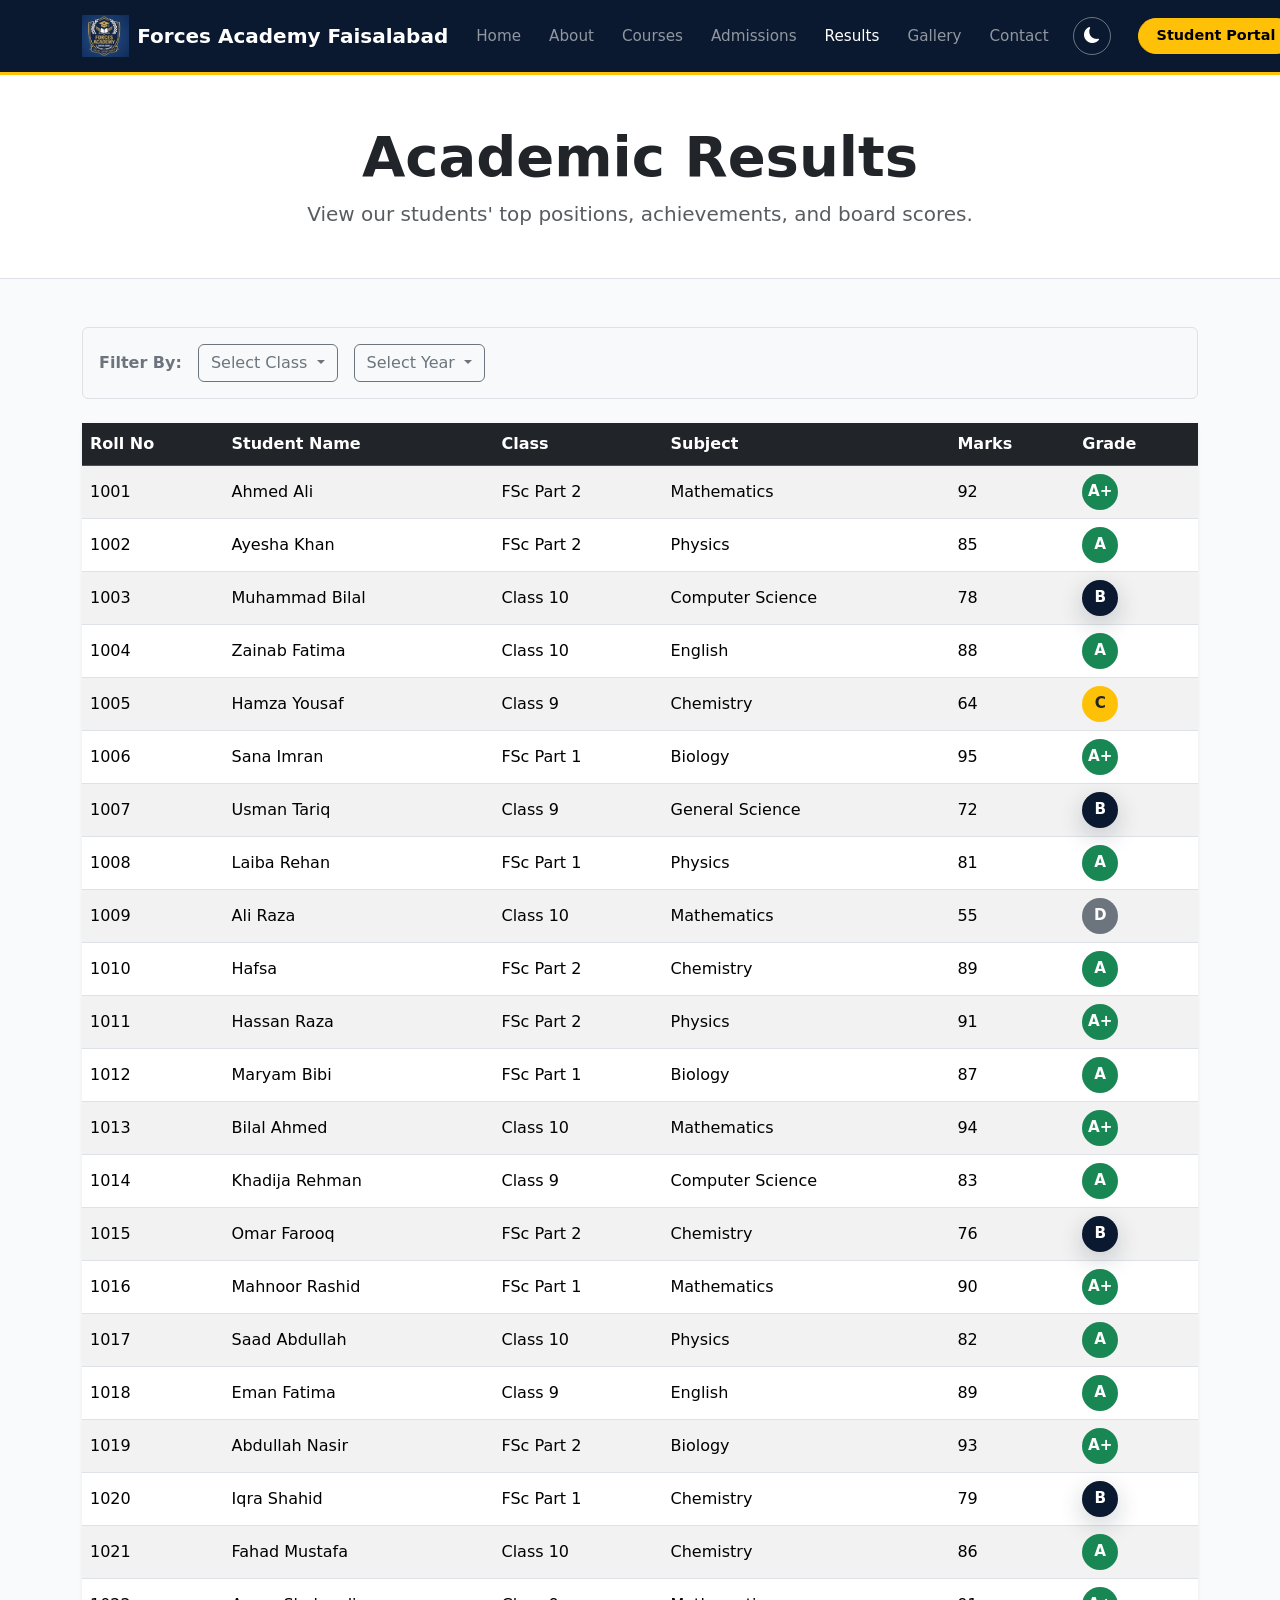
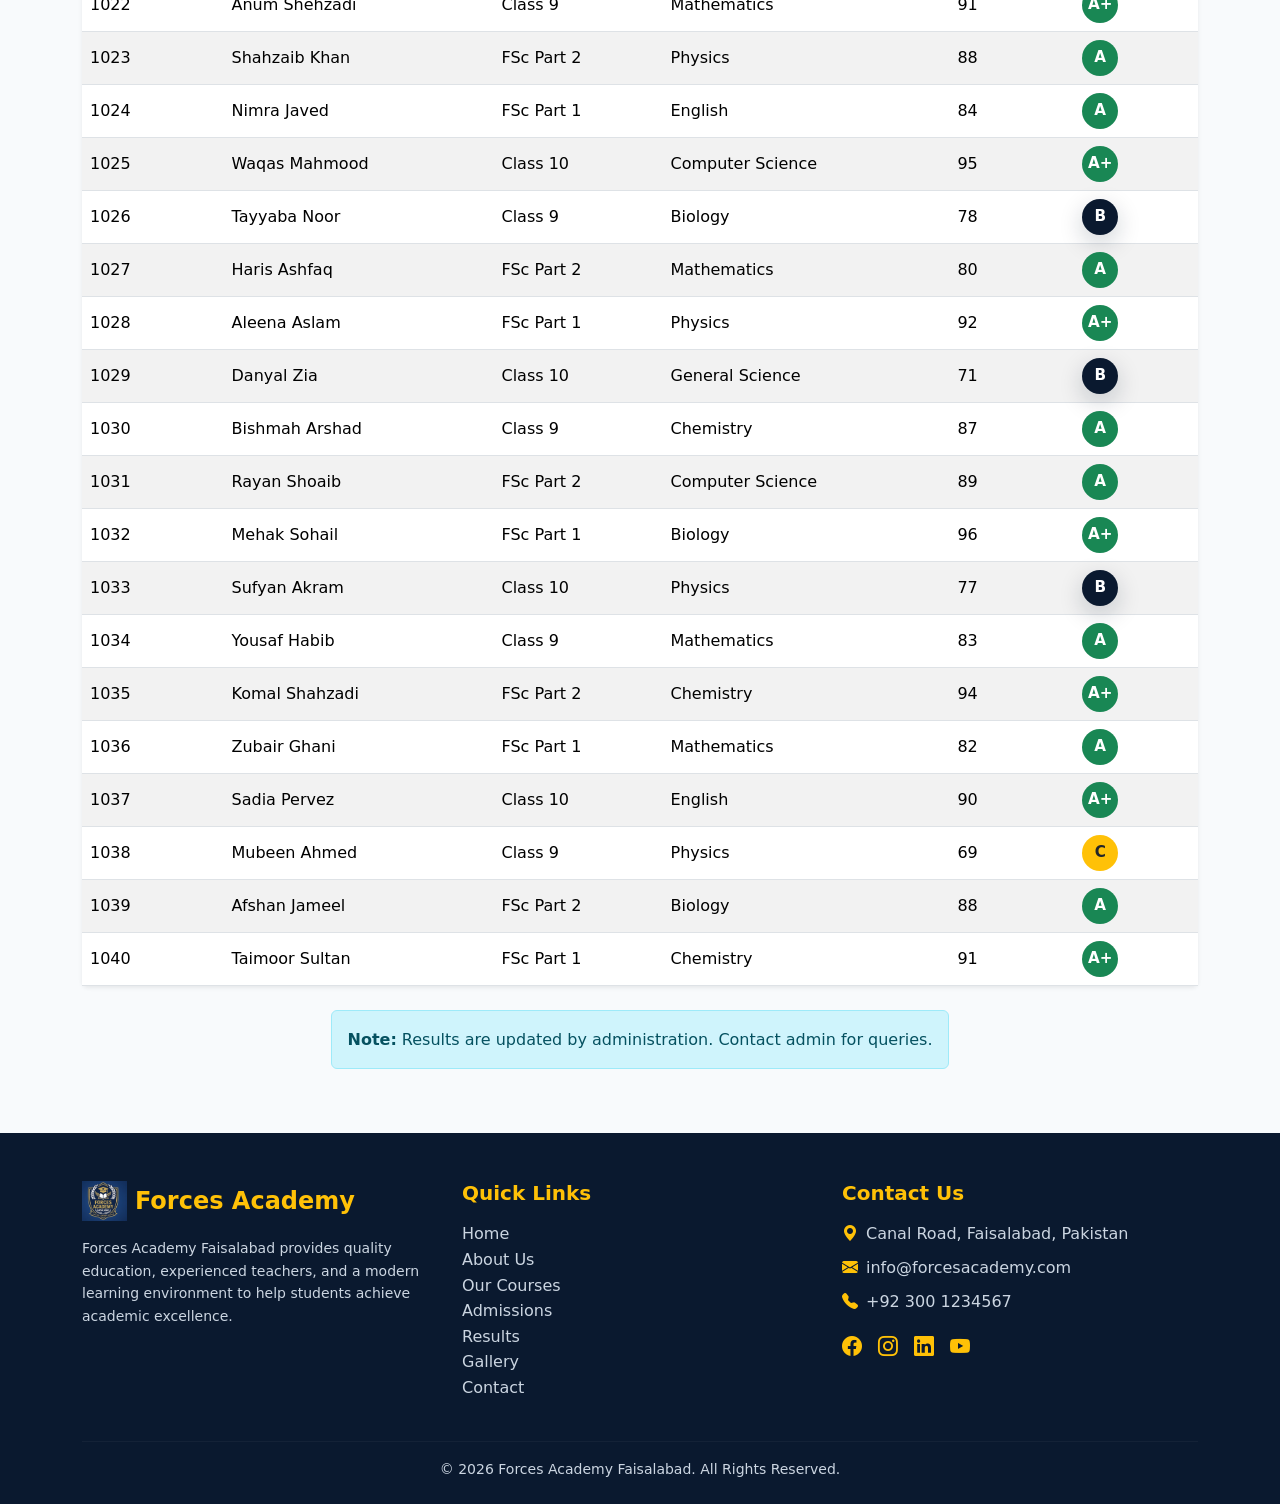
<file: results.html>
<!DOCTYPE html>
<html lang="en">

<head>
    <meta charset="UTF-8">
    <meta name="viewport" content="width=device-width, initial-scale=1.0">
    <title>Forces Academy Faisalabad | Results</title>
    
    <meta name="description" content="Check latest entry test results and success stories of Forces Academy Faisalabad students.">
    <meta name="keywords" content="Forces Academy Results, Success Rate, Test Results">
    <meta name="author" content="Forces Academy Faisalabad">
    
    <meta property="og:type" content="website">
    <meta property="og:url" content="https://forcesacademy.com/results.html">
    <meta property="og:title" content="Forces Academy Faisalabad | Results">
    <meta property="og:description" content="Check latest entry test results and success stories.">
    <meta property="og:image" content="images/logo.png">

    <link href="https://cdn.jsdelivr.net/npm/bootstrap@5.3.0/dist/css/bootstrap.min.css" rel="stylesheet">
    <link rel="stylesheet" href="https://cdn.jsdelivr.net/npm/bootstrap-icons@1.11.3/font/bootstrap-icons.min.css">
    <link rel="stylesheet" href="css/style.css">
</head>

<body>

    <nav class="navbar navbar-expand-lg navbar-dark sticky-top" id="mainNav">
        <div class="container">
            <a class="navbar-brand d-flex align-items-center" href="index.html">
                <img src="images/logo.png" alt="Forces Academy Logo" height="45" class="me-2">
                <span class="fw-bold fs-4">Forces Academy Faisalabad</span>
            </a>
            <button class="navbar-toggler" type="button" data-bs-toggle="collapse" data-bs-target="#navMenu" aria-controls="navMenu" aria-expanded="false" aria-label="Toggle navigation">
                <span class="navbar-toggler-icon"></span>
            </button>
            <div class="collapse navbar-collapse" id="navMenu">
                <ul class="navbar-nav ms-auto align-items-lg-center gap-lg-1">
                    <li class="nav-item"><a class="nav-link" href="index.html">Home</a></li>
                    <li class="nav-item"><a class="nav-link" href="about.html">About</a></li>
                    <li class="nav-item"><a class="nav-link" href="courses.html">Courses</a></li>
                    <li class="nav-item"><a class="nav-link" href="admissions.html">Admissions</a></li>
                    <li class="nav-item"><a class="nav-link active" href="results.html">Results</a></li>
                    <li class="nav-item"><a class="nav-link" href="gallery.html">Gallery</a></li>
                    <li class="nav-item"><a class="nav-link" href="contact.html">Contact</a></li>

                    <li class="nav-item ms-lg-2">
                        <button id="darkModeToggle" class="btn btn-outline-light rounded-circle p-2" aria-label="Toggle dark mode">
                            <i id="darkModeIcon" class="bi bi-moon-fill"></i>
                        </button>
                    </li>

                    <a class="btn btn-warning fw-semibold px-3 ms-lg-2" href="http://ramish.great-site.net/login.php">
                        Student Portal
                    </a>
                </ul>
            </div>
        </div>
    </nav>

    <div class="bg-white text-dark text-center py-5 border-bottom">
        <div class="container">
            <h1 class="fw-bold display-4 text-dark">Academic Results</h1>
            <p class="lead text-muted mb-0">View our students' top positions, achievements, and board scores.</p>
        </div>
    </div>

    <div class="container my-5">

        <div class="row mb-4">
            <div class="col-12">
                <div class="filter-bar p-3 d-flex flex-wrap gap-3 align-items-center justify-content-center justify-content-md-start border rounded bg-light">
                    <span class="fw-semibold text-secondary">Filter By:</span>
                    
                    <div class="dropdown">
                        <button class="btn btn-outline-secondary dropdown-toggle" type="button" id="classDropdown" data-bs-toggle="dropdown" aria-expanded="false">
                            Select Class
                        </button>
                        <ul class="dropdown-menu" aria-labelledby="classDropdown">
                            <li><a class="dropdown-item" href="#">All Classes</a></li>
                            <li><a class="dropdown-item" href="#">Class 9</a></li>
                            <li><a class="dropdown-item" href="#">Class 10</a></li>
                            <li><a class="dropdown-item" href="#">FSc Part 1</a></li>
                            <li><a class="dropdown-item" href="#">FSc Part 2</a></li>
                        </ul>
                    </div>

                    <div class="dropdown">
                        <button class="btn btn-outline-secondary dropdown-toggle" type="button" id="yearDropdown" data-bs-toggle="dropdown" aria-expanded="false">
                            Select Year
                        </button>
                        <ul class="dropdown-menu" aria-labelledby="yearDropdown">
                            <li><a class="dropdown-item" href="#">All Years</a></li>
                            <li><a class="dropdown-item" href="#">2026</a></li>
                            <li><a class="dropdown-item" href="#">2025</a></li>
                            <li><a class="dropdown-item" href="#">2024</a></li>
                        </ul>
                    </div>
                </div>
            </div>
        </div>

        <div class="row">
            <div class="col-12">
                <div class="table-container shadow-sm rounded">
                    <div class="table-responsive">
                        <table class="table table-striped table-hover align-middle mb-0">
                            <thead class="table-dark">
                                <tr>
                                    <th scope="col">Roll No</th>
                                    <th scope="col">Student Name</th>
                                    <th scope="col">Class</th>
                                    <th scope="col">Subject</th>
                                    <th scope="col">Marks</th>
                                    <th scope="col">Grade</th>
                                </tr>
                            </thead>
                            <tbody>
                                <tr>
                                    <td>1001</td>
                                    <td>Ahmed Ali</td>
                                    <td>FSc Part 2</td>
                                    <td>Mathematics</td>
                                    <td>92</td>
                                    <td><span class="badge bg-success">A+</span></td>
                                </tr>
                                <tr>
                                    <td>1002</td>
                                    <td>Ayesha Khan</td>
                                    <td>FSc Part 2</td>
                                    <td>Physics</td>
                                    <td>85</td>
                                    <td><span class="badge bg-success">A</span></td>
                                </tr>
                                <tr>
                                    <td>1003</td>
                                    <td>Muhammad Bilal</td>
                                    <td>Class 10</td>
                                    <td>Computer Science</td>
                                    <td>78</td>
                                    <td><span class="badge bg-primary">B</span></td>
                                </tr>
                                <tr>
                                    <td>1004</td>
                                    <td>Zainab Fatima</td>
                                    <td>Class 10</td>
                                    <td>English</td>
                                    <td>88</td>
                                    <td><span class="badge bg-success">A</span></td>
                                </tr>
                                <tr>
                                    <td>1005</td>
                                    <td>Hamza Yousaf</td>
                                    <td>Class 9</td>
                                    <td>Chemistry</td>
                                    <td>64</td>
                                    <td><span class="badge bg-warning text-dark">C</span></td>
                                </tr>
                                <tr>
                                    <td>1006</td>
                                    <td>Sana Imran</td>
                                    <td>FSc Part 1</td>
                                    <td>Biology</td>
                                    <td>95</td>
                                    <td><span class="badge bg-success">A+</span></td>
                                </tr>
                                <tr>
                                    <td>1007</td>
                                    <td>Usman Tariq</td>
                                    <td>Class 9</td>
                                    <td>General Science</td>
                                    <td>72</td>
                                    <td><span class="badge bg-primary">B</span></td>
                                </tr>
                                <tr>
                                    <td>1008</td>
                                    <td>Laiba Rehan</td>
                                    <td>FSc Part 1</td>
                                    <td>Physics</td>
                                    <td>81</td>
                                    <td><span class="badge bg-success">A</span></td>
                                </tr>
                                <tr>
                                    <td>1009</td>
                                    <td>Ali Raza</td>
                                    <td>Class 10</td>
                                    <td>Mathematics</td>
                                    <td>55</td>
                                    <td><span class="badge bg-secondary">D</span></td>
                                </tr>
                                <tr>
                                    <td>1010</td>
                                    <td>Hafsa</td>
                                    <td>FSc Part 2</td>
                                    <td>Chemistry</td>
                                    <td>89</td>
                                    <td><span class="badge bg-success">A</span></td>
                                </tr>
                                <!-- Added 30 Rows Below -->
                                <tr>
                                    <td>1011</td>
                                    <td>Hassan Raza</td>
                                    <td>FSc Part 2</td>
                                    <td>Physics</td>
                                    <td>91</td>
                                    <td><span class="badge bg-success">A+</span></td>
                                </tr>
                                <tr>
                                    <td>1012</td>
                                    <td>Maryam Bibi</td>
                                    <td>FSc Part 1</td>
                                    <td>Biology</td>
                                    <td>87</td>
                                    <td><span class="badge bg-success">A</span></td>
                                </tr>
                                <tr>
                                    <td>1013</td>
                                    <td>Bilal Ahmed</td>
                                    <td>Class 10</td>
                                    <td>Mathematics</td>
                                    <td>94</td>
                                    <td><span class="badge bg-success">A+</span></td>
                                </tr>
                                <tr>
                                    <td>1014</td>
                                    <td>Khadija Rehman</td>
                                    <td>Class 9</td>
                                    <td>Computer Science</td>
                                    <td>83</td>
                                    <td><span class="badge bg-success">A</span></td>
                                </tr>
                                <tr>
                                    <td>1015</td>
                                    <td>Omar Farooq</td>
                                    <td>FSc Part 2</td>
                                    <td>Chemistry</td>
                                    <td>76</td>
                                    <td><span class="badge bg-primary">B</span></td>
                                </tr>
                                <tr>
                                    <td>1016</td>
                                    <td>Mahnoor Rashid</td>
                                    <td>FSc Part 1</td>
                                    <td>Mathematics</td>
                                    <td>90</td>
                                    <td><span class="badge bg-success">A+</span></td>
                                </tr>
                                <tr>
                                    <td>1017</td>
                                    <td>Saad Abdullah</td>
                                    <td>Class 10</td>
                                    <td>Physics</td>
                                    <td>82</td>
                                    <td><span class="badge bg-success">A</span></td>
                                </tr>
                                <tr>
                                    <td>1018</td>
                                    <td>Eman Fatima</td>
                                    <td>Class 9</td>
                                    <td>English</td>
                                    <td>89</td>
                                    <td><span class="badge bg-success">A</span></td>
                                </tr>
                                <tr>
                                    <td>1019</td>
                                    <td>Abdullah Nasir</td>
                                    <td>FSc Part 2</td>
                                    <td>Biology</td>
                                    <td>93</td>
                                    <td><span class="badge bg-success">A+</span></td>
                                </tr>
                                <tr>
                                    <td>1020</td>
                                    <td>Iqra Shahid</td>
                                    <td>FSc Part 1</td>
                                    <td>Chemistry</td>
                                    <td>79</td>
                                    <td><span class="badge bg-primary">B</span></td>
                                </tr>
                                <tr>
                                    <td>1021</td>
                                    <td>Fahad Mustafa</td>
                                    <td>Class 10</td>
                                    <td>Chemistry</td>
                                    <td>86</td>
                                    <td><span class="badge bg-success">A</span></td>
                                </tr>
                                <tr>
                                    <td>1022</td>
                                    <td>Anum Shehzadi</td>
                                    <td>Class 9</td>
                                    <td>Mathematics</td>
                                    <td>91</td>
                                    <td><span class="badge bg-success">A+</span></td>
                                </tr>
                                <tr>
                                    <td>1023</td>
                                    <td>Shahzaib Khan</td>
                                    <td>FSc Part 2</td>
                                    <td>Physics</td>
                                    <td>88</td>
                                    <td><span class="badge bg-success">A</span></td>
                                </tr>
                                <tr>
                                    <td>1024</td>
                                    <td>Nimra Javed</td>
                                    <td>FSc Part 1</td>
                                    <td>English</td>
                                    <td>84</td>
                                    <td><span class="badge bg-success">A</span></td>
                                </tr>
                                <tr>
                                    <td>1025</td>
                                    <td>Waqas Mahmood</td>
                                    <td>Class 10</td>
                                    <td>Computer Science</td>
                                    <td>95</td>
                                    <td><span class="badge bg-success">A+</span></td>
                                </tr>
                                <tr>
                                    <td>1026</td>
                                    <td>Tayyaba Noor</td>
                                    <td>Class 9</td>
                                    <td>Biology</td>
                                    <td>78</td>
                                    <td><span class="badge bg-primary">B</span></td>
                                </tr>
                                <tr>
                                    <td>1027</td>
                                    <td>Haris Ashfaq</td>
                                    <td>FSc Part 2</td>
                                    <td>Mathematics</td>
                                    <td>80</td>
                                    <td><span class="badge bg-success">A</span></td>
                                </tr>
                                <tr>
                                    <td>1028</td>
                                    <td>Aleena Aslam</td>
                                    <td>FSc Part 1</td>
                                    <td>Physics</td>
                                    <td>92</td>
                                    <td><span class="badge bg-success">A+</span></td>
                                </tr>
                                <tr>
                                    <td>1029</td>
                                    <td>Danyal Zia</td>
                                    <td>Class 10</td>
                                    <td>General Science</td>
                                    <td>71</td>
                                    <td><span class="badge bg-primary">B</span></td>
                                </tr>
                                <tr>
                                    <td>1030</td>
                                    <td>Bishmah Arshad</td>
                                    <td>Class 9</td>
                                    <td>Chemistry</td>
                                    <td>87</td>
                                    <td><span class="badge bg-success">A</span></td>
                                </tr>
                                <tr>
                                    <td>1031</td>
                                    <td>Rayan Shoaib</td>
                                    <td>FSc Part 2</td>
                                    <td>Computer Science</td>
                                    <td>89</td>
                                    <td><span class="badge bg-success">A</span></td>
                                </tr>
                                <tr>
                                    <td>1032</td>
                                    <td>Mehak Sohail</td>
                                    <td>FSc Part 1</td>
                                    <td>Biology</td>
                                    <td>96</td>
                                    <td><span class="badge bg-success">A+</span></td>
                                </tr>
                                <tr>
                                    <td>1033</td>
                                    <td>Sufyan Akram</td>
                                    <td>Class 10</td>
                                    <td>Physics</td>
                                    <td>77</td>
                                    <td><span class="badge bg-primary">B</span></td>
                                </tr>
                                <tr>
                                    <td>1034</td>
                                    <td>Yousaf Habib</td>
                                    <td>Class 9</td>
                                    <td>Mathematics</td>
                                    <td>83</td>
                                    <td><span class="badge bg-success">A</span></td>
                                </tr>
                                <tr>
                                    <td>1035</td>
                                    <td>Komal Shahzadi</td>
                                    <td>FSc Part 2</td>
                                    <td>Chemistry</td>
                                    <td>94</td>
                                    <td><span class="badge bg-success">A+</span></td>
                                </tr>
                                <tr>
                                    <td>1036</td>
                                    <td>Zubair Ghani</td>
                                    <td>FSc Part 1</td>
                                    <td>Mathematics</td>
                                    <td>82</td>
                                    <td><span class="badge bg-success">A</span></td>
                                </tr>
                                <tr>
                                    <td>1037</td>
                                    <td>Sadia Pervez</td>
                                    <td>Class 10</td>
                                    <td>English</td>
                                    <td>90</td>
                                    <td><span class="badge bg-success">A+</span></td>
                                </tr>
                                <tr>
                                    <td>1038</td>
                                    <td>Mubeen Ahmed</td>
                                    <td>Class 9</td>
                                    <td>Physics</td>
                                    <td>69</td>
                                    <td><span class="badge bg-warning text-dark">C</span></td>
                                </tr>
                                <tr>
                                    <td>1039</td>
                                    <td>Afshan Jameel</td>
                                    <td>FSc Part 2</td>
                                    <td>Biology</td>
                                    <td>88</td>
                                    <td><span class="badge bg-success">A</span></td>
                                </tr>
                                <tr>
                                    <td>1040</td>
                                    <td>Taimoor Sultan</td>
                                    <td>FSc Part 1</td>
                                    <td>Chemistry</td>
                                    <td>91</td>
                                    <td><span class="badge bg-success">A+</span></td>
                                </tr>
                            </tbody>
                        </table>
                    </div>
                </div>
            </div>
        </div>

        <div class="row mt-4">
            <div class="col-12 text-center">
                <div class="alert alert-info d-inline-block" role="alert">
                    <strong>Note:</strong> Results are updated by administration. Contact admin for queries.
                </div>
            </div>
        </div>

    </div>

    <footer class="bg-dark text-white pt-5 pb-4">
        <div class="container">
            <div class="row g-4">
                <div class="col-lg-4">
                    <div class="d-flex align-items-center mb-3">
                        <img src="images/logo.png" alt="Forces Academy Logo" height="40" class="me-2">
                        <h4 class="mb-0 text-warning fw-bold">Forces Academy</h4>
                    </div>
                    <p class="small text-white-50">
                        Forces Academy Faisalabad provides quality education, experienced teachers, and a modern learning environment to help students achieve academic excellence.
                    </p>
                </div>
                <div class="col-lg-4">
                    <h5 class="text-warning fw-bold mb-3">Quick Links</h5>
                    <ul class="list-unstyled footer-links">
                        <li><a href="index.html" class="text-white-50 text-decoration-none">Home</a></li>
                        <li><a href="about.html" class="text-white-50 text-decoration-none">About Us</a></li>
                        <li><a href="courses.html" class="text-white-50 text-decoration-none">Our Courses</a></li>
                        <li><a href="admissions.html" class="text-white-50 text-decoration-none">Admissions</a></li>
                        <li><a href="results.html" class="text-white-50 text-decoration-none">Results</a></li>
                        <li><a href="gallery.html" class="text-white-50 text-decoration-none">Gallery</a></li>
                        <li><a href="contact.html" class="text-white-50 text-decoration-none">Contact</a></li>
                    </ul>
                </div>
                <div class="col-lg-4">
                    <h5 class="text-warning fw-bold mb-3">Contact Us</h5>
                    <p class="mb-2 text-white-50"><i class="bi bi-geo-alt-fill me-2 text-warning"></i>Canal Road, Faisalabad, Pakistan</p>
                    <p class="mb-2 text-white-50"><i class="bi bi-envelope-fill me-2 text-warning"></i>info@forcesacademy.com</p>
                    <p class="mb-3 text-white-50"><i class="bi bi-telephone-fill me-2 text-warning"></i>+92 300 1234567</p>
                    <div class="social-icons d-flex gap-3 fs-5">
                        <a href="#" class="text-warning"><i class="bi bi-facebook"></i></a>
                        <a href="#" class="text-warning"><i class="bi bi-instagram"></i></a>
                        <a href="#" class="text-warning"><i class="bi bi-linkedin"></i></a>
                        <a href="#" class="text-warning"><i class="bi bi-youtube"></i></a>
                    </div>
                </div>
            </div>
            <hr class="border-secondary mt-4">
            <p class="text-center mb-0 small text-white-50">© 2026 Forces Academy Faisalabad. All Rights Reserved.</p>
        </div>
    </footer>

    <button id="backToTopBtn" class="btn btn-warning rounded-circle shadow" aria-label="Back to top" title="Go to top">
        <i class="bi bi-arrow-up-short fs-3"></i>
    </button>

    <script src="js/script.js"></script>
    <script src="https://cdn.jsdelivr.net/npm/bootstrap@5.3.0/dist/js/bootstrap.bundle.min.js"></script>
</body>

</html>
</file>
<file: css/style.css>
/* ==========================================================================
   1. GLOBAL RESET & DESIGN SYSTEM VARIABLES
   ========================================================================== */
:root {
    --primary-dark: #0a192f;       /* Deep Navy Blue */
    --accent-blue: #0d6efd;        /* Royal Blue */
    --brand-gold: #ffc107;         /* Golden Amber */
    --light-bg: #f8fafc;           /* Clean Light Gray Background */
    --text-dark: #1e293b;          /* High-readability Dark Text */
    --text-muted: #64748b;         /* Secondary Gray Text */
    --card-shadow: 0 8px 25px rgba(0, 0, 0, 0.05);
    --hover-shadow: 0 20px 40px rgba(10, 25, 47, 0.15);
    --transition-smooth: all 0.35s cubic-bezier(0.25, 0.8, 0.25, 1);
}

* {
    margin: 0;
    padding: 0;
    box-sizing: border-box;
}

html {
    scroll-behavior: smooth;
}

body {
    font-family: 'Poppins', system-ui, -apple-system, sans-serif;
    background-color: var(--light-bg);
    color: var(--text-dark);
    overflow-x: hidden;
    line-height: 1.6;
    transition: background-color 0.3s ease, color 0.3s ease;
}

/* ==========================================================================
   2. STANDARDIZED NAVIGATION BAR & BUTTONS
   ========================================================================== */
.navbar {
    min-height: 75px !important;
    padding: 10px 0 !important;
    background-color: var(--primary-dark) !important;
    border-bottom: 3px solid #ffc107 !important;
}

.navbar-brand img {
    height: 42px !important;
    width: auto !important;
}

.navbar-brand span {
    font-size: 1.25rem !important;
    font-weight: 700 !important;
}

.navbar-nav .nav-link {
    font-size: 0.95rem !important;
    font-weight: 500 !important;
    padding: 8px 12px !important;
}

.navbar .btn-warning {
    font-size: 0.9rem !important;
    padding: 8px 18px !important;
    line-height: 1.2 !important;
    white-space: nowrap !important;
    
}

/* Dark Mode Toggle Icon with Proper Spacing */
#darkModeToggle {
    width: 38px !important;
    height: 38px !important;
    padding: 0 !important;
    display: inline-flex !important;
    align-items: center !important;
    justify-content: center !important;
    border-color: rgba(255, 255, 255, 0.4);
    color: #ffffff;
    margin-right: 15px !important; /* Distance from Student Portal Button */
    transition: var(--transition-smooth);
}

#darkModeToggle:hover {
    background-color: var(--brand-gold);
    border-color: var(--brand-gold);
    color: var(--primary-dark);
}

/* ==========================================================================
   3. BUTTONS, BADGES & UTILITIES
   ========================================================================== */
.btn-primary {
    background-color: var(--accent-blue) !important;
    border-color: var(--accent-blue) !important;
    border-radius: 30px;
    padding: 12px 30px;
    font-weight: 600;
    transition: background-color 0.3s ease, transform 0.2s ease, box-shadow 0.3s ease;
}

.btn-primary:hover {
    background-color: #0b5ed7 !important;
    border-color: #0b5ed7 !important;
    transform: translateY(-2px);
    box-shadow: 0 10px 20px rgba(13, 110, 253, 0.25);
}

.btn-warning, 
.badge-gold {
    background-color: var(--brand-gold) !important;
    border-color: var(--brand-gold) !important;
    color: #000000 !important;
    border-radius: 30px;
    padding: 10px 24px;
    font-weight: 600;
    transition: var(--transition-smooth);
}

.btn-warning:hover {
    transform: translateY(-3px);
    box-shadow: 0 10px 20px rgba(255, 193, 7, 0.3);
}

.text-light-opacity {
    color: #e2e8f0 !important;
}

.page-header {
    background-color: #ffffff;
    color: var(--primary-dark);
    border-bottom: 1px solid #e2e8f0;
    padding: 60px 0;
}

.section-title, 
.section-heading {
    color: var(--accent-blue);
    font-weight: 700;
    letter-spacing: 1.5px;
    text-transform: uppercase;
    font-size: 0.85rem;
    display: block;
    margin-bottom: 8px;
}

.section-subtitle, 
.section-desc, 
.feature-desc {
    color: #475569;
}

.max-w-700 {
    max-width: 700px;
}

/* ==========================================================================
   4. HERO & CAROUSEL SECTIONS
   ========================================================================== */
#hero {
    min-height: 85vh;
    display: flex;
    align-items: center;
    position: relative;
    overflow: hidden;
    background-color: var(--primary-dark) !important;
    color: #ffffff !important;
    padding: 60px 0;
}

.hero-text h1 {
    font-size: 54px;
    font-weight: 800;
    line-height: 1.2;
    margin-bottom: 25px;
    color: #ffffff !important;
    animation: fadeInUp 0.7s ease-out forwards;
}

.hero-text p {
    font-size: 17px;
    line-height: 1.8;
    color: #cbd5e1 !important;
    margin-bottom: 30px;
    animation: fadeInUp 0.7s ease-out 0.2s forwards;
}

.hero-image {
    width: 100%;
    max-width: 540px;
    height: 380px;
    object-fit: cover;
    border-radius: 22px;
    border: 6px solid rgba(255, 255, 255, 0.15);
    box-shadow: 0 35px 70px rgba(0, 0, 0, 0.35);
    transition: var(--transition-smooth);
}

.hero-image:hover {
    transform: scale(1.03) rotate(-1deg);
}

.carousel-item {
    height: 75vh;
    min-height: 400px;
}

.carousel-caption {
    bottom: 25%;
    background: rgba(10, 25, 47, 0.88);
    padding: 30px;
    border-radius: 15px;
    backdrop-filter: blur(5px);
    border-left: 5px solid var(--brand-gold);
    text-align: left;
    color: #ffffff;
}

.portal-hero {
    background-color: #ffffff !important;
}

/* ==========================================================================
   5. CARDS, GRID MODULES & ABOUT SECTION
   ========================================================================== */
.card, 
.custom-card, 
.why-card {
    background: #ffffff;
    border: 1px solid #e2e8f0;
    border-radius: 16px;
    box-shadow: var(--card-shadow);
    transition: var(--transition-smooth);
    overflow: hidden;
    height: 100%;
    color: var(--text-dark);
}

.card:hover, 
.custom-card:hover, 
.why-card:hover {
    transform: translateY(-8px);
    box-shadow: var(--hover-shadow) !important;
}

#announcements .card:hover {
    transform: translateY(-5px);
    box-shadow: 0 10px 20px rgba(0, 0, 0, 0.12) !important;
}

.card-img-top {
    border-top-left-radius: 16px;
    border-top-right-radius: 16px;
    height: 220px;
    object-fit: cover;
}

.about-section {
    padding: 90px 0;
    background: #ffffff;
}

.about-section h2 {
    font-size: 38px;
    font-weight: 700;
    color: #1f2937;
}

.about-image {
    width: 100%;
    max-width: 460px;
    height: 400px;
    object-fit: cover;
    border-radius: 25px;
    box-shadow: 0 20px 45px rgba(0, 0, 0, 0.12);
}

.feature-box {
    background: #ffffff;
    padding: 30px;
    border-radius: 20px;
    border: 1px solid #eef2f6;
    box-shadow: 0 10px 30px rgba(0, 0, 0, 0.04);
    transition: var(--transition-smooth);
    height: 100%;
}

.feature-box:hover {
    background: var(--accent-blue);
    color: #ffffff;
    transform: translateY(-10px);
    box-shadow: 0 20px 40px rgba(13, 110, 253, 0.2);
}

.feature-box:hover h5, 
.feature-box:hover p {
    color: #ffffff !important;
}

.feature-box:hover .feature-icon {
    color: var(--brand-gold);
}

.feature-icon, 
.icon-box {
    font-size: 40px;
    color: var(--accent-blue);
    margin-bottom: 15px;
    transition: var(--transition-smooth);
}

.why-choose-section .icon-wrapper {
    width: 60px;
    height: 60px;
    display: flex;
    align-items: center;
    justify-content: center;
    flex-shrink: 0;
}

.portal-icon-wrapper {
    width: 65px !important;
    height: 65px !important;
    border-radius: 50% !important;
    display: inline-flex !important;
    align-items: center !important;
    justify-content: center !important;
    margin: 0 auto 1rem auto !important;
}

/* Team Section Cards */
.team-card {
    border: 1px solid #eef2f6;
}

.team-img-wrapper {
    width: 100%;
    height: 320px !important;
    overflow: hidden;
    position: relative;
    background: #f1f5f9;
}

.team-img-wrapper img {
    width: 100% !important;
    height: 100% !important;
    object-fit: cover !important;
    object-position: top center !important;
    transition: transform 0.5s ease;
}

.team-card:hover .team-img-wrapper img {
    transform: scale(1.06);
}

.animated-card {
    opacity: 0;
    animation: fadeInUp 0.7s ease-out forwards;
}

.animated-card .btn-outline-primary {
    transition: var(--transition-smooth) !important;
}

.animated-card:hover .btn-outline-primary {
    background-color: var(--accent-blue) !important;
    color: #ffffff !important;
}

/* Card Badges */
.card .badge, 
.custom-card .badge, 
.why-card .badge {
    display: inline-block !important;
    width: auto !important;
    height: auto !important;
    padding: 6px 16px !important;
    font-size: 0.85rem !important;
    font-weight: 600 !important;
    border-radius: 20px !important;
    box-shadow: none !important;
    border: none !important;
    text-align: center !important;
}

.badge-info, 
.badge-intermediate,
.card .bg-info,
.card .bg-primary {
    background-color: #0dcaf0 !important;
    color: #000000 !important;
}

.apply-step-card {
    transition: transform 0.3s ease, border-left 0.3s ease !important;
    border-left: 4px solid transparent;
}

.apply-step-card:hover {
    transform: translateX(8px) !important;
    border-left-color: #0d6efd !important;
}

.doc-list-item {
    transition: transform 0.3s ease, background-color 0.3s ease !important;
    border-radius: 6px;
}

.doc-list-item:hover {
    transform: translateX(6px) !important;
    background-color: rgba(13, 110, 253, 0.05);
}

/* ==========================================================================
   6. GALLERY & LIGHTBOX
   ========================================================================== */
.gallery-container {
    display: grid;
    grid-template-columns: repeat(auto-fill, minmax(300px, 1fr));
    gap: 20px;
}

.gallery-card {
    transition: transform 0.3s ease, opacity 0.3s ease;
    border-radius: 12px;
    overflow: hidden;
    will-change: opacity, transform;
}

.gallery-card img {
    border-radius: 12px 12px 0 0;
    object-fit: cover;
    width: 100%;
    height: 220px;
}

.gallery-item {
    position: relative;
    overflow: hidden;
    border-radius: 12px;
    box-shadow: var(--card-shadow);
    aspect-ratio: 4/3;
    cursor: pointer;
    background-color: #f8f9fa;
    transition: var(--transition-smooth);
}

.gallery-item img {
    width: 100%;
    height: 100%;
    object-fit: cover;
    transition: transform 0.5s ease;
}

.gallery-item:hover img {
    transform: scale(1.1);
}

.gallery-overlay {
    position: absolute;
    top: 0;
    left: 0;
    width: 100%;
    height: 100%;
    background: rgba(10, 25, 47, 0.85);
    display: flex;
    flex-direction: column;
    justify-content: center;
    align-items: center;
    color: #ffffff;
    opacity: 0;
    transition: var(--transition-smooth);
    text-align: center;
    padding: 15px;
}

.gallery-item:hover .gallery-overlay {
    opacity: 1;
}

.filter-btn {
    border-radius: 30px;
    padding: 8px 24px;
    font-weight: 500;
    transition: var(--transition-smooth);
}

.filter-btn.active, 
.filter-btn:hover {
    background-color: var(--accent-blue) !important;
    color: #ffffff !important;
    border-color: var(--accent-blue) !important;
    box-shadow: 0 4px 12px rgba(13, 110, 253, 0.25);
}

.gslide img {
    max-width: 100% !important;
    height: auto !important;
    object-fit: contain !important;
    display: block !important;
}

/* ==========================================================================
   7. FORMS & TABLES
   ========================================================================== */
.form-control {
    border: 1px solid #ced4da;
    border-radius: 8px;
    transition: var(--transition-smooth);
}

.form-control:focus {
    transform: translateY(-2px);
    border-color: var(--accent-blue);
    box-shadow: 0 5px 15px rgba(13, 110, 253, 0.15) !important;
}

.form-control.is-invalid {
    border-color: #dc3545 !important;
}

.form-control.is-valid {
    border-color: #198754 !important;
}

#contactForm button[type="submit"]:hover {
    transform: scale(1.02);
    background-color: #0b5ed7 !important;
}

iframe {
    opacity: 0;
    animation: fadeIn 1.2s ease-in-out 0.3s forwards;
}

.table-hover tbody tr {
    transition: all 0.25s ease;
}

.table-hover tbody tr:hover {
    transform: scale(1.01);
    box-shadow: 0 4px 10px rgba(0, 0, 0, 0.08);
    position: relative;
    z-index: 1;
}

.table-hover tbody tr:hover .badge {
    transform: scale(1.15);
}

.table .badge {
    display: inline-flex !important;
    align-items: center !important;
    justify-content: center !important;
    width: 36px !important;
    height: 36px !important;
    padding: 0 !important;
    font-size: 0.95rem !important;
    font-weight: 700 !important;
    border-radius: 50% !important;
    border: none !important;
}

/* ==========================================================================
   8. STATISTICS & COUNTERS
   ========================================================================== */
.stats-section {
    padding: 70px 20px;
    background-color: var(--light-bg);
    text-align: center;
}

.stats-container {
    display: grid;
    grid-template-columns: repeat(auto-fit, minmax(220px, 1fr));
    gap: 24px;
    max-width: 1200px;
    margin: 0 auto;
}

.stat-card {
    background: #ffffff;
    border: 1px solid #e2e8f0;
    padding: 35px 20px;
    border-radius: 16px;
    box-shadow: var(--card-shadow);
    transition: var(--transition-smooth);
}

.stat-card:hover {
    transform: translateY(-8px);
    box-shadow: var(--hover-shadow);
}

.stat-number {
    font-size: 2.8rem;
    font-weight: 800;
    color: var(--accent-blue);
    margin-bottom: 8px;
    line-height: 1;
}

.stat-label {
    font-size: 1.05rem;
    font-weight: 600;
    color: var(--text-muted);
}

/* ==========================================================================
   9. TESTIMONIALS & CAROUSEL
   ========================================================================== */
.testimonial-card {
    background: #ffffff;
    border: 1px solid #e2e8f0;
    max-width: 750px;
    margin: 0 auto;
    padding: 2.5rem 2rem;
    border-radius: 16px;
    box-shadow: var(--card-shadow);
    text-align: center;
    transition: var(--transition-smooth);
}

.testimonial-card:hover {
    box-shadow: var(--hover-shadow);
}

.testimonial-card .testimonial-img,
.testimonial-img {
    width: 80px !important;
    height: 80px !important;
    border-radius: 10% !important;
    object-fit: cover !important;
    object-position: top center !important;
    border: 3px solid var(--brand-gold) !important;
    box-shadow: 0 4px 12px rgba(0, 0, 0, 0.12) !important;
    display: block !important;
    margin: 0 auto 1rem auto !important;
    flex-shrink: 0 !important;
}

.testimonial-card .star-rating {
    font-size: 1.1rem;
    color: var(--brand-gold);
    margin-bottom: 1rem;
}

.carousel-indicators [data-bs-target] {
    background-color: var(--primary-dark);
    width: 12px;
    height: 12px;
    border-radius: 50%;
    margin: 0 4px;
}

.carousel-control-prev-icon,
.carousel-control-next-icon {
    filter: invert(1) grayscale(100%);
}

/* ==========================================================================
   10. FLOATING BACK TO TOP BUTTON
   ========================================================================== */
#backToTopBtn {
    position: fixed;
    bottom: 30px;
    right: 30px;
    width: 48px;
    height: 48px;
    border-radius: 50%;
    background-color: var(--brand-gold);
    color: #000000;
    border: none;
    cursor: pointer;
    font-size: 1.25rem;
    display: none;
    align-items: center;
    justify-content: center;
    box-shadow: 0 4px 15px rgba(255, 193, 7, 0.4);
    transition: var(--transition-smooth);
    z-index: 999;
}

#backToTopBtn.show {
    display: flex !important;
}

#backToTopBtn:hover {
    background-color: #e0a800;
    transform: translateY(-4px) scale(1.05);
    box-shadow: 0 8px 20px rgba(255, 193, 7, 0.25);
}

/* ==========================================================================
   11. CALL TO ACTION (CTA) BANNER
   ========================================================================== */
.navy-cta-banner,
.bg-primary {
    background-color: var(--primary-dark) !important;
    padding: 2.5rem 1.5rem !important;
    box-shadow: 0 8px 25px rgba(10, 25, 47, 0.2) !important;
    border-bottom: 4px solid var(--brand-gold) !important;
}

.navy-cta-banner h2, 
.bg-primary h1, 
.bg-primary h2, 
.bg-primary h3 {
    color: #ffffff !important;
}

.navy-cta-banner p, 
.bg-primary p {
    color: #cbd5e1 !important;
}

.navy-cta-banner .btn-warning,
.bg-primary .btn-light,
.bg-primary .btn-warning {
    background-color: var(--brand-gold) !important;
    border-color: var(--brand-gold) !important;
    color: #000000 !important;
    font-weight: 600;
    border-radius: 30px;
    padding: 10px 28px;
    transition: var(--transition-smooth);
}

.navy-cta-banner .btn-warning:hover,
.bg-primary .btn-light:hover,
.bg-primary .btn-warning:hover {
    background-color: #e0a800 !important;
    border-color: #e0a800 !important;
    transform: translateY(-2px);
    box-shadow: 0 8px 20px rgba(255, 193, 7, 0.3);
}

/* ==========================================================================
   12. FOOTER
   ========================================================================== */
footer, 
footer.bg-dark, 
footer.text-white {
    background-color: var(--primary-dark) !important;
    color: #e2e8f0 !important;
}

footer h4, 
footer h5, 
footer .text-warning {
    color: var(--brand-gold) !important;
}

footer p, 
footer li, 
footer a, 
footer .text-white-50 {
    color: #cbd5e1 !important;
}

footer a:hover {
    color: var(--brand-gold) !important;
}

footer hr, 
footer .border-secondary {
    border-color: rgba(255, 255, 255, 0.15) !important;
}

/* ==========================================================================
   13. DARK MODE MASTER OVERRIDES
   ========================================================================== */
body.dark-mode,
body.dark-mode main,
body.dark-mode section,
body.dark-mode header,
body.dark-mode .bg-white,
body.dark-mode .bg-light,
body.dark-mode .about-section,
body.dark-mode .stats-section,
body.dark-mode .page-header {
    background-color: #0f172a !important;
    color: #ffffff !important;
}

body.dark-mode .portal-hero {
    background-color: #1a1d20 !important;
}

body.dark-mode .card,
body.dark-mode .custom-card,
body.dark-mode .why-card,
body.dark-mode .stat-card,
body.dark-mode .feature-box,
body.dark-mode .testimonial-card,
body.dark-mode .team-card,
body.dark-mode .modal-content,
body.dark-mode .dropdown-menu,
body.dark-mode .accordion-item,
body.dark-mode .list-group-item,
body.dark-mode table,
body.dark-mode tr,
body.dark-mode td,
body.dark-mode th {
    background-color: #1e293b !important;
    border-color: #334155 !important;
    color: #ffffff !important;
}

body.dark-mode h1,
body.dark-mode h2,
body.dark-mode h3,
body.dark-mode h4,
body.dark-mode h5,
body.dark-mode h6,
body.dark-mode .display-1,
body.dark-mode .display-2,
body.dark-mode .display-3,
body.dark-mode .display-4,
body.dark-mode .card-title,
body.dark-mode .about-section h2,
body.dark-mode .portal-hero h1 {
    color: #ffffff !important;
}

body.dark-mode p,
body.dark-mode span,
body.dark-mode li,
body.dark-mode label,
body.dark-mode td,
body.dark-mode th,
body.dark-mode small,
body.dark-mode b,
body.dark-mode strong,
body.dark-mode .card-text,
body.dark-mode .section-subtitle,
body.dark-mode .section-desc,
body.dark-mode .feature-desc,
body.dark-mode .stat-label,
body.dark-mode .text-dark,
body.dark-mode .text-black,
body.dark-mode .text-body {
    color: #f1f5f9 !important;
}

body.dark-mode .text-muted,
body.dark-mode .text-secondary,
body.dark-mode .card .text-muted {
    color: #94a3b8 !important;
}

body.dark-mode .form-control,
body.dark-mode .form-select,
body.dark-mode .input-group-text {
    background-color: #0f172a !important;
    color: #ffffff !important;
    border-color: #334155 !important;
}

body.dark-mode .form-control::placeholder {
    color: #94a3b8 !important;
}

body.dark-mode .accordion-button {
    background-color: #1e293b !important;
    color: #ffffff !important;
}

body.dark-mode .accordion-button:not(.collapsed) {
    background-color: #334155 !important;
    color: #38bdf8 !important;
}

body.dark-mode a:not(.btn):not(.nav-link) {
    color: #38bdf8 !important;
}

/* ==========================================================================
   14. KEYFRAME ANIMATIONS & RESPONSIVE QUERIES
   ========================================================================== */
@keyframes fadeInUp {
    from {
        opacity: 0;
        transform: translateY(25px);
    }
    to {
        opacity: 1;
        transform: translateY(0);
    }
}

@keyframes fadeIn {
    from { opacity: 0; }
    to { opacity: 1; }
}

.animate-fade-in { animation: fadeIn 1s ease-out forwards; }
.animate-slide-up { opacity: 0; animation: fadeInUp 0.8s cubic-bezier(0.25, 0.8, 0.25, 1) forwards; }
.animate-header { animation: fadeInUp 0.6s ease-out forwards; }
.animate-filters { animation: fadeInUp 0.6s ease-out 0.2s forwards; opacity: 0; }
.animate-table { animation: fadeIn 0.8s ease-out 0.4s forwards; opacity: 0; }

.animate-fade-left {
    opacity: 0 !important;
    transform: translateX(-40px) !important;
    transition: opacity 0.8s ease-out, transform 0.8s ease-out !important;
}

.animate-fade-right {
    opacity: 0 !important;
    transform: translateX(40px) !important;
    transition: opacity 0.8s ease-out, transform 0.8s ease-out !important;
}

.animate-show {
    opacity: 1 !important;
    transform: translateX(0) !important;
}

.delay-1 { animation-delay: 0.1s; }
.delay-2 { animation-delay: 0.2s; }
.delay-3 { animation-delay: 0.3s; }
.delay-4 { animation-delay: 0.4s; }
.delay-5 { animation-delay: 0.5s; }

@media (max-width: 768px) {
    .nav-menu {
        display: none;
        flex-direction: column;
        width: 100%;
        position: absolute;
        top: 60px;
        left: 0;
        background-color: #1a2a3a;
        padding: 1rem 0;
    }

    .nav-menu.active {
        display: flex;
    }

    .container {
        padding-left: 15px;
        padding-right: 15px;
        overflow-x: hidden;
    }

    #hero {
        padding: 2.5rem 0 3.5rem 0;
        text-align: center;
    }

    .stat-number {
        font-size: 2.25rem;
    }

    .testimonial-card {
        padding: 1.5rem 1rem;
    }
}

@media (max-width: 576px) {
    .stats-section {
        padding: 45px 15px;
    }

    .stat-card {
        padding: 20px !important;
    }

    .stat-number {
        font-size: 2rem;
    }

    .stat-label {
        font-size: 0.95rem;
    }

    .carousel-control-prev,
    .carousel-control-next {
        display: none;
    }

    #backToTopBtn {
        bottom: 20px;
        right: 20px;
        width: 42px;
        height: 42px;
    }
}
</file>
